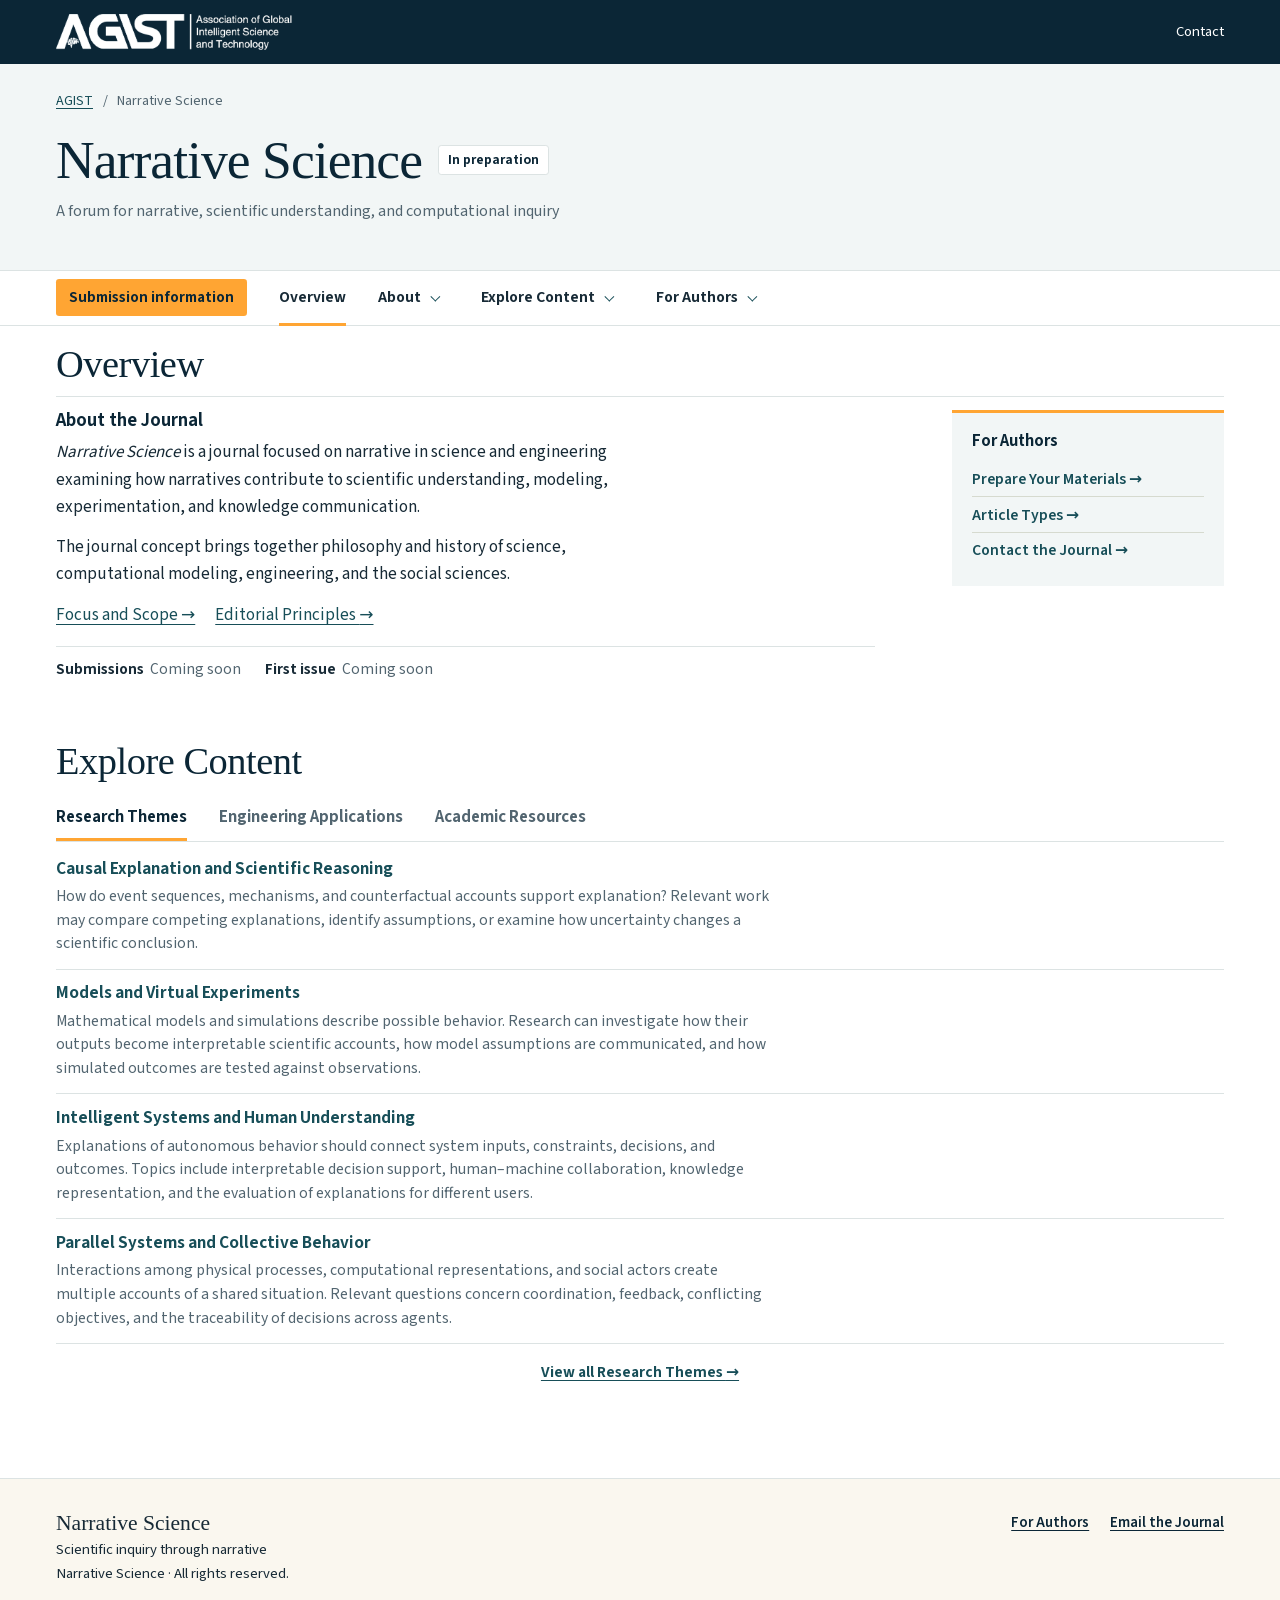
<file: index.html>
<!doctype html>
<html lang="en">
<head>
  <meta charset="utf-8">
  <meta name="viewport" content="width=device-width, initial-scale=1">
  <title>Narrative Science</title>
  <meta name="description" content="A forum for narrative, scientific understanding, and computational inquiry">
  <link rel="canonical" href="https://agist.org/NarrativeScience/">
  <link rel="icon" href="./assets/agist.ico">
  <link rel="stylesheet" href="./assets/site.css">
  <script defer src="./assets/site.js"></script>
</head>
<body>
<a class="skip-link" href="#main-content">Skip to content</a>
<header>
  <div class="site-top">
    <div class="shell">
      <a class="site-brand" href="https://agist.org/">
        <span class="brand-image"><img src="./assets/agist-logo.webp" alt="AGIST" width="1561" height="729"></span>
      </a>
      <a class="site-utility" href="./contact/">Contact</a>
    </div>
  </div>
  
<div class="journal-masthead">
  <div class="shell masthead-inner">
    
<nav class="breadcrumbs" aria-label="Breadcrumb">
  <ol><li><a href="https://agist.org/">AGIST</a></li><li aria-current="page">Narrative Science</li></ol>
</nav>
    <div class="journal-heading">
      <h1 class="journal-name">Narrative Science</h1>
      <span class="journal-status">In preparation</span>
    </div>
    <p class="journal-tagline">A forum for narrative, scientific understanding, and computational inquiry</p>
  </div>
</div>
  
<nav class="site-nav" aria-label="Journal navigation">
  <div class="shell nav-inner">
    <a class="nav-cta" href="./for-authors/">Submission information</a>
    <a href="./" aria-current="page">Overview</a>
    
    <div class="nav-group">
      <a href="./about/">About</a>
      <details class="nav-menu">
        <summary><span class="visually-hidden">About menu</span></summary>
        <div class="nav-panel"><a href="./about/">About Narrative Science</a><a href="./about/#our-perspective">Our Perspective</a><a href="./about/#focus-and-scope">Focus and Scope</a><a href="./about/#article-types">Article Types</a><a href="./about/#editorial-principles">Editorial Principles</a></div>
      </details>
    </div>
    
    <div class="nav-group">
      <a href="./explore/">Explore Content</a>
      <details class="nav-menu">
        <summary><span class="visually-hidden">Explore Content menu</span></summary>
        <div class="nav-panel"><a href="./research-themes/">Research Themes</a><a href="./engineering-applications/">Engineering Applications</a><a href="./academic-resources/">Academic Resources</a></div>
      </details>
    </div>
    
    <div class="nav-group">
      <a href="./for-authors/">For Authors</a>
      <details class="nav-menu">
        <summary><span class="visually-hidden">For Authors menu</span></summary>
        <div class="nav-panel"><a href="./for-authors/#prepare-your-materials">Prepare Your Materials</a><a href="./contact/">Contact the Journal</a></div>
      </details>
    </div>
  </div>
</nav>
</header>

<main class="shell home-main" id="main-content" tabindex="-1" data-home>
  <section class="journal-overview" aria-labelledby="overview-title">
    <h2 class="section-title" id="overview-title">Overview</h2>
    <div class="overview-layout">
      <div class="overview-content">
        <h3>About the Journal</h3>
        <p><em>Narrative Science</em> is a journal focused on narrative in science and engineering examining how narratives contribute to scientific understanding, modeling, experimentation, and knowledge communication.</p><p>The journal concept brings together philosophy and history of science, computational modeling, engineering, and the social sciences. </p>
        <div class="overview-links">
          <a class="text-link" href="./about/#focus-and-scope">Focus and Scope <span aria-hidden="true">→</span></a>
          <a class="text-link" href="./about/#editorial-principles">Editorial Principles <span aria-hidden="true">→</span></a>
        </div>
        <dl class="launch-statuses">
          <div><dt>Submissions</dt><dd>Coming soon</dd></div>
          <div><dt>First issue</dt><dd>Coming soon</dd></div>
        </dl>
      </div>
      
<aside class="quick-links" aria-labelledby="quick-title">
  <h3 id="quick-title">For Authors</h3>
  <a href="./for-authors/#prepare-your-materials">Prepare Your Materials <span aria-hidden="true">→</span></a>
  <a href="./about/#article-types">Article Types <span aria-hidden="true">→</span></a>
  <a href="./contact/">Contact the Journal <span aria-hidden="true">→</span></a>
</aside>
    </div>
  </section>
  
<section class="explore-section" data-browse aria-labelledby="browse-title">
  <h2 class="section-title" id="browse-title">Explore Content</h2>
  <div class="browse-tabs"><a href="#browse-research-themes" id="tab-themes">Research Themes</a><a href="#browse-engineering-applications" id="tab-applications">Engineering Applications</a><a href="#browse-academic-resources" id="tab-resources">Academic Resources</a></div>
  
  <section class="browse-panel" id="browse-research-themes" aria-labelledby="browse-research-themes-title">
    <h3 class="browse-panel-title" id="browse-research-themes-title">Research Themes</h3>
    <ul class="browse-list"><li class="browse-item"><h4><a href="./research-themes/#causal-explanation-and-scientific-reasoning">Causal Explanation and Scientific Reasoning</a></h4><p>How do event sequences, mechanisms, and counterfactual accounts support explanation? Relevant work may compare competing explanations, identify assumptions, or examine how uncertainty changes a scientific conclusion.</p></li><li class="browse-item"><h4><a href="./research-themes/#models-and-virtual-experiments">Models and Virtual Experiments</a></h4><p>Mathematical models and simulations describe possible behavior. Research can investigate how their outputs become interpretable scientific accounts, how model assumptions are communicated, and how simulated outcomes are tested against observations.</p></li><li class="browse-item"><h4><a href="./research-themes/#intelligent-systems-and-human-understanding">Intelligent Systems and Human Understanding</a></h4><p>Explanations of autonomous behavior should connect system inputs, constraints, decisions, and outcomes. Topics include interpretable decision support, human–machine collaboration, knowledge representation, and the evaluation of explanations for different users.</p></li><li class="browse-item"><h4><a href="./research-themes/#parallel-systems-and-collective-behavior">Parallel Systems and Collective Behavior</a></h4><p>Interactions among physical processes, computational representations, and social actors create multiple accounts of a shared situation. Relevant questions concern coordination, feedback, conflicting objectives, and the traceability of decisions across agents.</p></li></ul>
    <a class="browse-more" href="./research-themes/">View all Research Themes <span aria-hidden="true">→</span></a>
  </section>
  <section class="browse-panel" id="browse-engineering-applications" aria-labelledby="browse-engineering-applications-title">
    <h3 class="browse-panel-title" id="browse-engineering-applications-title">Engineering Applications</h3>
    <ul class="browse-list"><li class="browse-item"><h4><a href="./engineering-applications/#robotics-and-autonomous-systems">Robotics and Autonomous Systems</a></h4><p>Explain robot actions through goals, environmental observations, planning constraints, and feedback. Evaluate whether these explanations help operators identify failures, understand limitations, or collaborate safely.</p></li><li class="browse-item"><h4><a href="./engineering-applications/#manufacturing-and-industrial-operations">Manufacturing and Industrial Operations</a></h4><p>Connect sensor observations, process models, and maintenance records to explain equipment behavior. Potential studies include fault diagnosis, production scheduling, root-cause analysis, and knowledge transfer between operators.</p></li><li class="browse-item"><h4><a href="./engineering-applications/#transportation-and-infrastructure">Transportation and Infrastructure</a></h4><p>Study traffic scenarios, vehicle interactions, and infrastructure responses through linked sequences of events. Compare alternative interventions using simulation, field measurements, and clearly stated performance criteria.</p></li><li class="browse-item"><h4><a href="./engineering-applications/#energy-and-environmental-systems">Energy and Environmental Systems</a></h4><p>Relate forecasts and operational decisions to physical constraints, uncertainty, and environmental impacts. Applications include energy management, resilient networks, and the interpretation of sustainability trade-offs.</p></li><li class="browse-item"><h4><a href="./engineering-applications/#agriculture-and-biological-modeling">Agriculture and Biological Modeling</a></h4><p>Use growth models, environmental observations, and virtual experiments to explain development over time. Distinguish measured processes from model assumptions and evaluate how explanations support practical decisions.</p></li></ul>
    <a class="browse-more" href="./engineering-applications/">View all Engineering Applications <span aria-hidden="true">→</span></a>
  </section>
  <section class="browse-panel" id="browse-academic-resources" aria-labelledby="browse-academic-resources-title">
    <h3 class="browse-panel-title" id="browse-academic-resources-title">Academic Resources</h3>
    <ul class="browse-list"><li class="browse-item"><h4><a href="./academic-resources/#find-and-identify-research">Find and Identify Research</a></h4><p>Crossref Metadata Search — Find publication metadata and DOI records.</p></li><li class="browse-item"><h4><a href="./academic-resources/#organize-data-and-software">Organize Data and Software</a></h4><p>Zenodo — Explore a repository for research outputs, datasets, and software.</p></li><li class="browse-item"><h4><a href="./academic-resources/#prepare-a-clear-research-account">Prepare a Clear Research Account</a></h4></li></ul>
    <a class="browse-more" href="./academic-resources/">View all Academic Resources <span aria-hidden="true">→</span></a>
  </section>
</section>
</main>
<footer class="site-footer">
  <div class="shell footer-inner">
    <div class="footer-identity"><strong>Narrative Science</strong><br>Scientific inquiry through narrative<br>Narrative Science · All rights reserved.<br></div>
    <div class="footer-links">
      <a href="./for-authors/">For Authors</a>
      <a href="mailto:narrativescience.official@gmail.com">Email the Journal</a>
    </div>
  </div>
</footer>
</body>
</html>
</file>
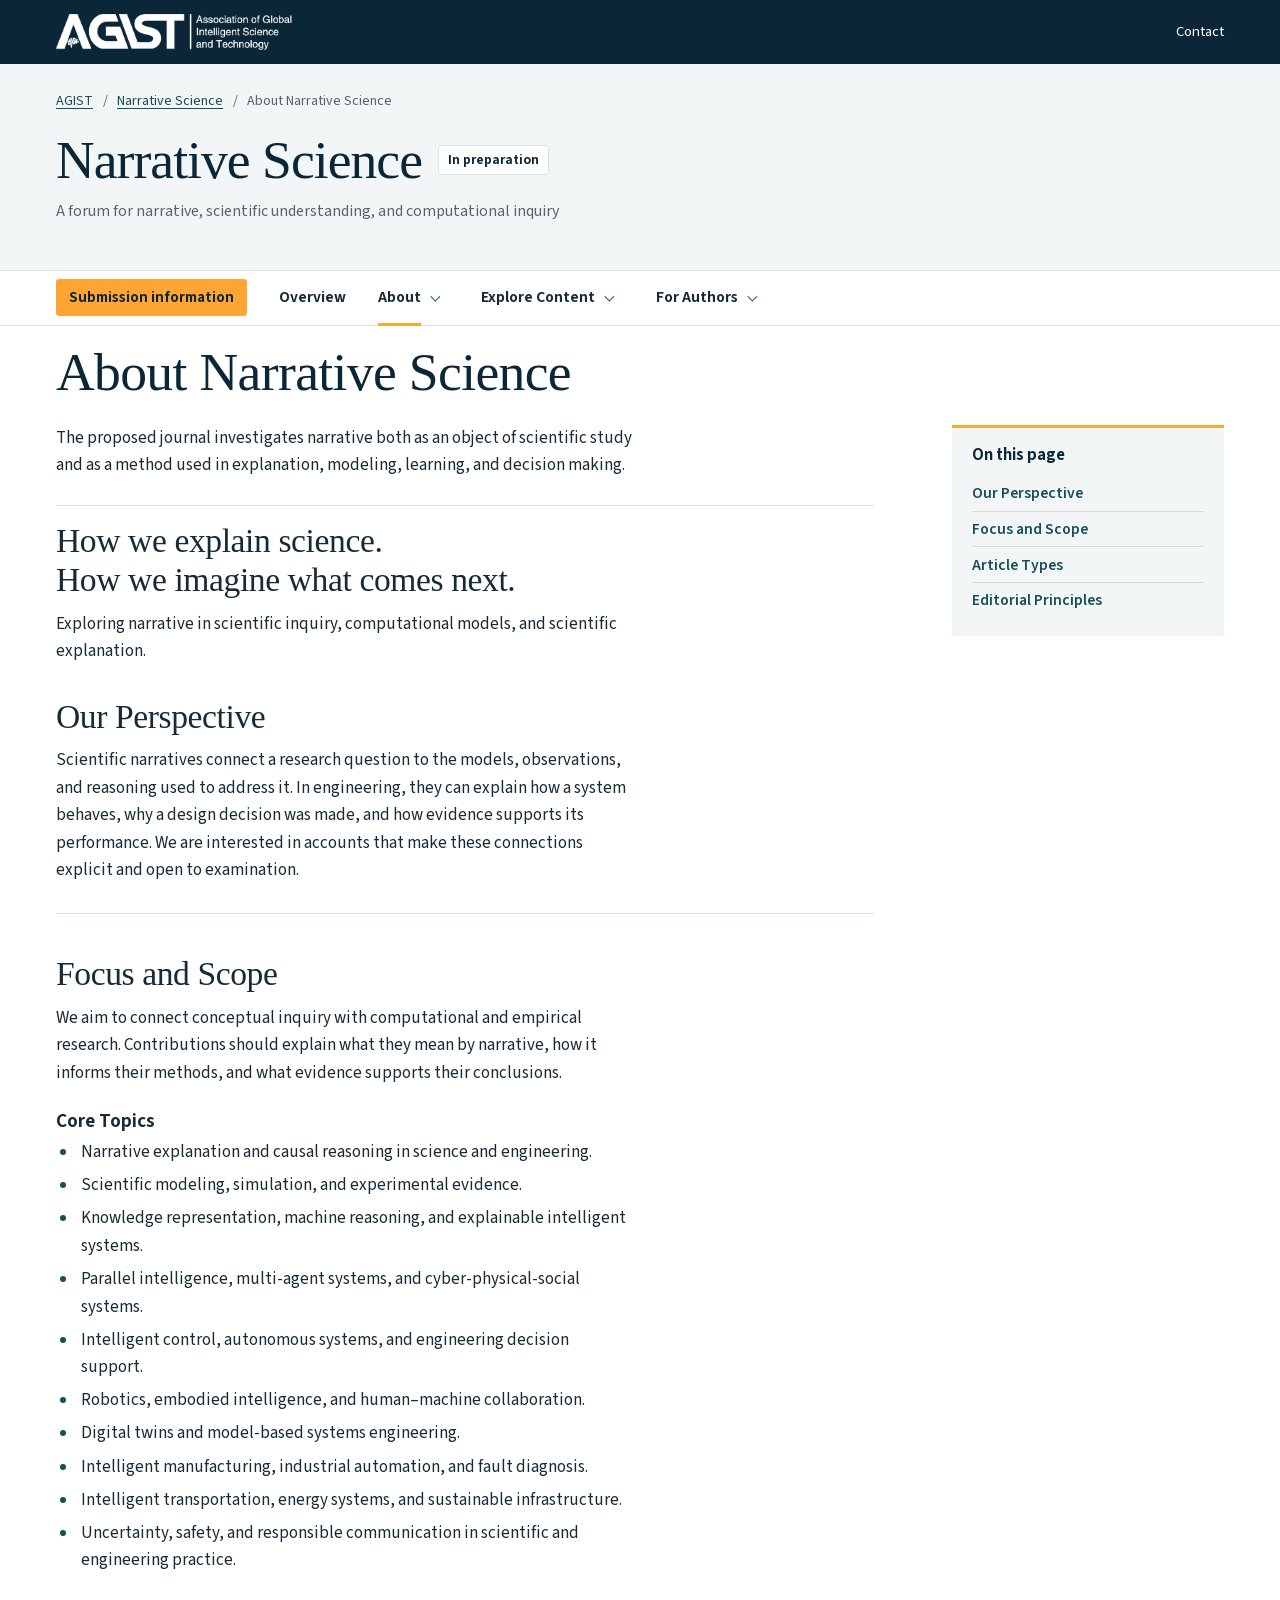
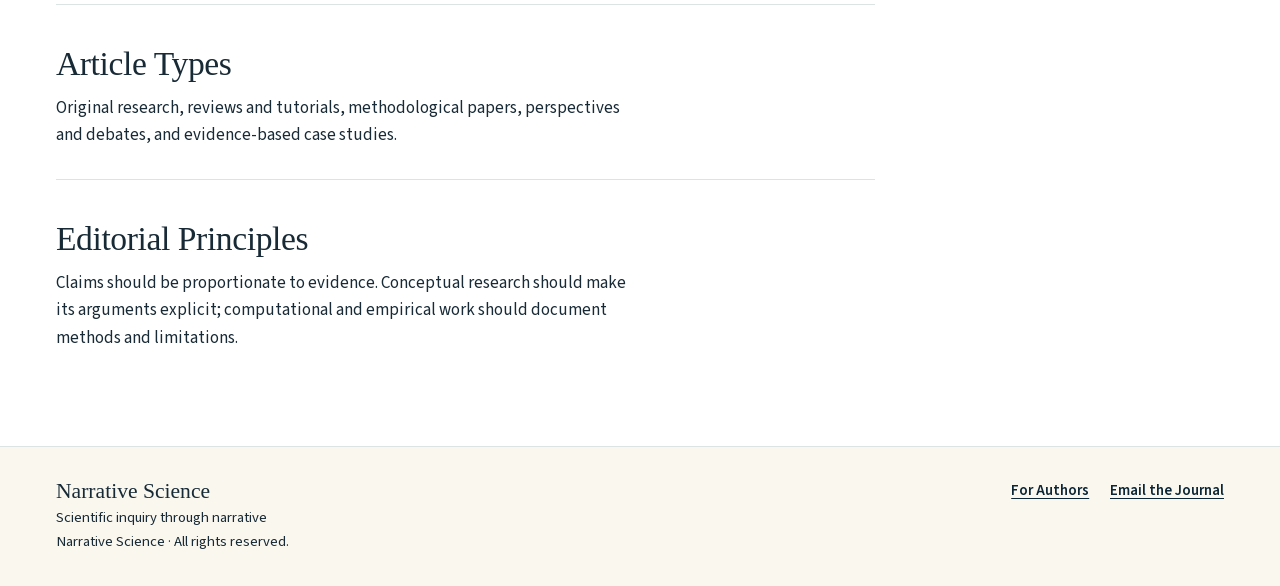
<file: about/index.html>
<!doctype html>
<html lang="en">
<head>
  <meta charset="utf-8">
  <meta name="viewport" content="width=device-width, initial-scale=1">
  <title>About Narrative Science — Narrative Science</title>
  <meta name="description" content="The proposed journal investigates narrative both as an object of scientific study and as a method used in explanation, modeling, learning, and decision making.">
  <link rel="canonical" href="https://agist.org/NarrativeScience/about/">
  <link rel="icon" href="../assets/agist.ico">
  <link rel="stylesheet" href="../assets/site.css">
  <script defer src="../assets/site.js"></script>
</head>
<body>
<a class="skip-link" href="#main-content">Skip to content</a>
<header>
  <div class="site-top">
    <div class="shell">
      <a class="site-brand" href="https://agist.org/">
        <span class="brand-image"><img src="../assets/agist-logo.webp" alt="AGIST" width="1561" height="729"></span>
      </a>
      <a class="site-utility" href="../contact/">Contact</a>
    </div>
  </div>
  
<div class="journal-masthead">
  <div class="shell masthead-inner">
    
<nav class="breadcrumbs" aria-label="Breadcrumb">
  <ol><li><a href="https://agist.org/">AGIST</a></li><li><a href="../">Narrative Science</a></li><li aria-current="page">About Narrative Science</li></ol>
</nav>
    <div class="journal-heading">
      <a class="journal-name" href="../">Narrative Science</a>
      <span class="journal-status">In preparation</span>
    </div>
    <p class="journal-tagline">A forum for narrative, scientific understanding, and computational inquiry</p>
  </div>
</div>
  
<nav class="site-nav" aria-label="Journal navigation">
  <div class="shell nav-inner">
    <a class="nav-cta" href="../for-authors/">Submission information</a>
    <a href="../">Overview</a>
    
    <div class="nav-group is-current">
      <a href="../about/" aria-current="page">About</a>
      <details class="nav-menu">
        <summary><span class="visually-hidden">About menu</span></summary>
        <div class="nav-panel"><a href="../about/">About Narrative Science</a><a href="../about/#our-perspective">Our Perspective</a><a href="../about/#focus-and-scope">Focus and Scope</a><a href="../about/#article-types">Article Types</a><a href="../about/#editorial-principles">Editorial Principles</a></div>
      </details>
    </div>
    
    <div class="nav-group">
      <a href="../explore/">Explore Content</a>
      <details class="nav-menu">
        <summary><span class="visually-hidden">Explore Content menu</span></summary>
        <div class="nav-panel"><a href="../research-themes/">Research Themes</a><a href="../engineering-applications/">Engineering Applications</a><a href="../academic-resources/">Academic Resources</a></div>
      </details>
    </div>
    
    <div class="nav-group">
      <a href="../for-authors/">For Authors</a>
      <details class="nav-menu">
        <summary><span class="visually-hidden">For Authors menu</span></summary>
        <div class="nav-panel"><a href="../for-authors/#prepare-your-materials">Prepare Your Materials</a><a href="../contact/">Contact the Journal</a></div>
      </details>
    </div>
  </div>
</nav>
</header>

<main class="shell page-main" id="main-content" tabindex="-1">
  <h1 class="section-title page-title">About Narrative Science</h1>
  <div class="content-layout">
    <article class="page-content">
      <p>The proposed journal investigates narrative both as an object of scientific study and as a method used in explanation, modeling, learning, and decision making.</p>
      <div class="journal-statement">
        <h2>How we explain science.<br>How we imagine what comes next.</h2>
        <p>Exploring narrative in scientific inquiry, computational models, and scientific explanation.</p>
      </div>
      <section class="content-section" id="our-perspective"><h2>Our Perspective</h2><p>Scientific narratives connect a research question to the models, observations, and reasoning used to address it. In engineering, they can explain how a system behaves, why a design decision was made, and how evidence supports its performance. We are interested in accounts that make these connections explicit and open to examination.</p></section><section class="content-section" id="focus-and-scope"><h2>Focus and Scope</h2><p>We aim to connect conceptual inquiry with computational and empirical research. Contributions should explain what they mean by narrative, how it informs their methods, and what evidence supports their conclusions.</p><h3>Core Topics</h3><ul class="topics"><li>Narrative explanation and causal reasoning in science and engineering.</li><li>Scientific modeling, simulation, and experimental evidence.</li><li>Knowledge representation, machine reasoning, and explainable intelligent systems.</li><li>Parallel intelligence, multi-agent systems, and cyber-physical-social systems.</li><li>Intelligent control, autonomous systems, and engineering decision support.</li><li>Robotics, embodied intelligence, and human–machine collaboration.</li><li>Digital twins and model-based systems engineering.</li><li>Intelligent manufacturing, industrial automation, and fault diagnosis.</li><li>Intelligent transportation, energy systems, and sustainable infrastructure.</li><li>Uncertainty, safety, and responsible communication in scientific and engineering practice.</li></ul></section><section class="content-section" id="article-types"><h2>Article Types</h2><p>Original research, reviews and tutorials, methodological papers, perspectives and debates, and evidence-based case studies.</p></section><section class="content-section" id="editorial-principles"><h2>Editorial Principles</h2><p>Claims should be proportionate to evidence. Conceptual research should make its arguments explicit; computational and empirical work should document methods and limitations.</p></section>
    </article>
    
<aside class="page-sidebar">
  <nav class="on-this-page" aria-labelledby="contents-title">
    <h2 id="contents-title">On this page</h2>
    <ul><li><a href="#our-perspective">Our Perspective</a></li><li><a href="#focus-and-scope">Focus and Scope</a></li><li><a href="#article-types">Article Types</a></li><li><a href="#editorial-principles">Editorial Principles</a></li></ul>
  </nav>
</aside>
  </div>
</main>
<footer class="site-footer">
  <div class="shell footer-inner">
    <div class="footer-identity"><strong>Narrative Science</strong><br>Scientific inquiry through narrative<br>Narrative Science · All rights reserved.<br></div>
    <div class="footer-links">
      <a href="../for-authors/">For Authors</a>
      <a href="mailto:narrativescience.official@gmail.com">Email the Journal</a>
    </div>
  </div>
</footer>
</body>
</html>
</file>
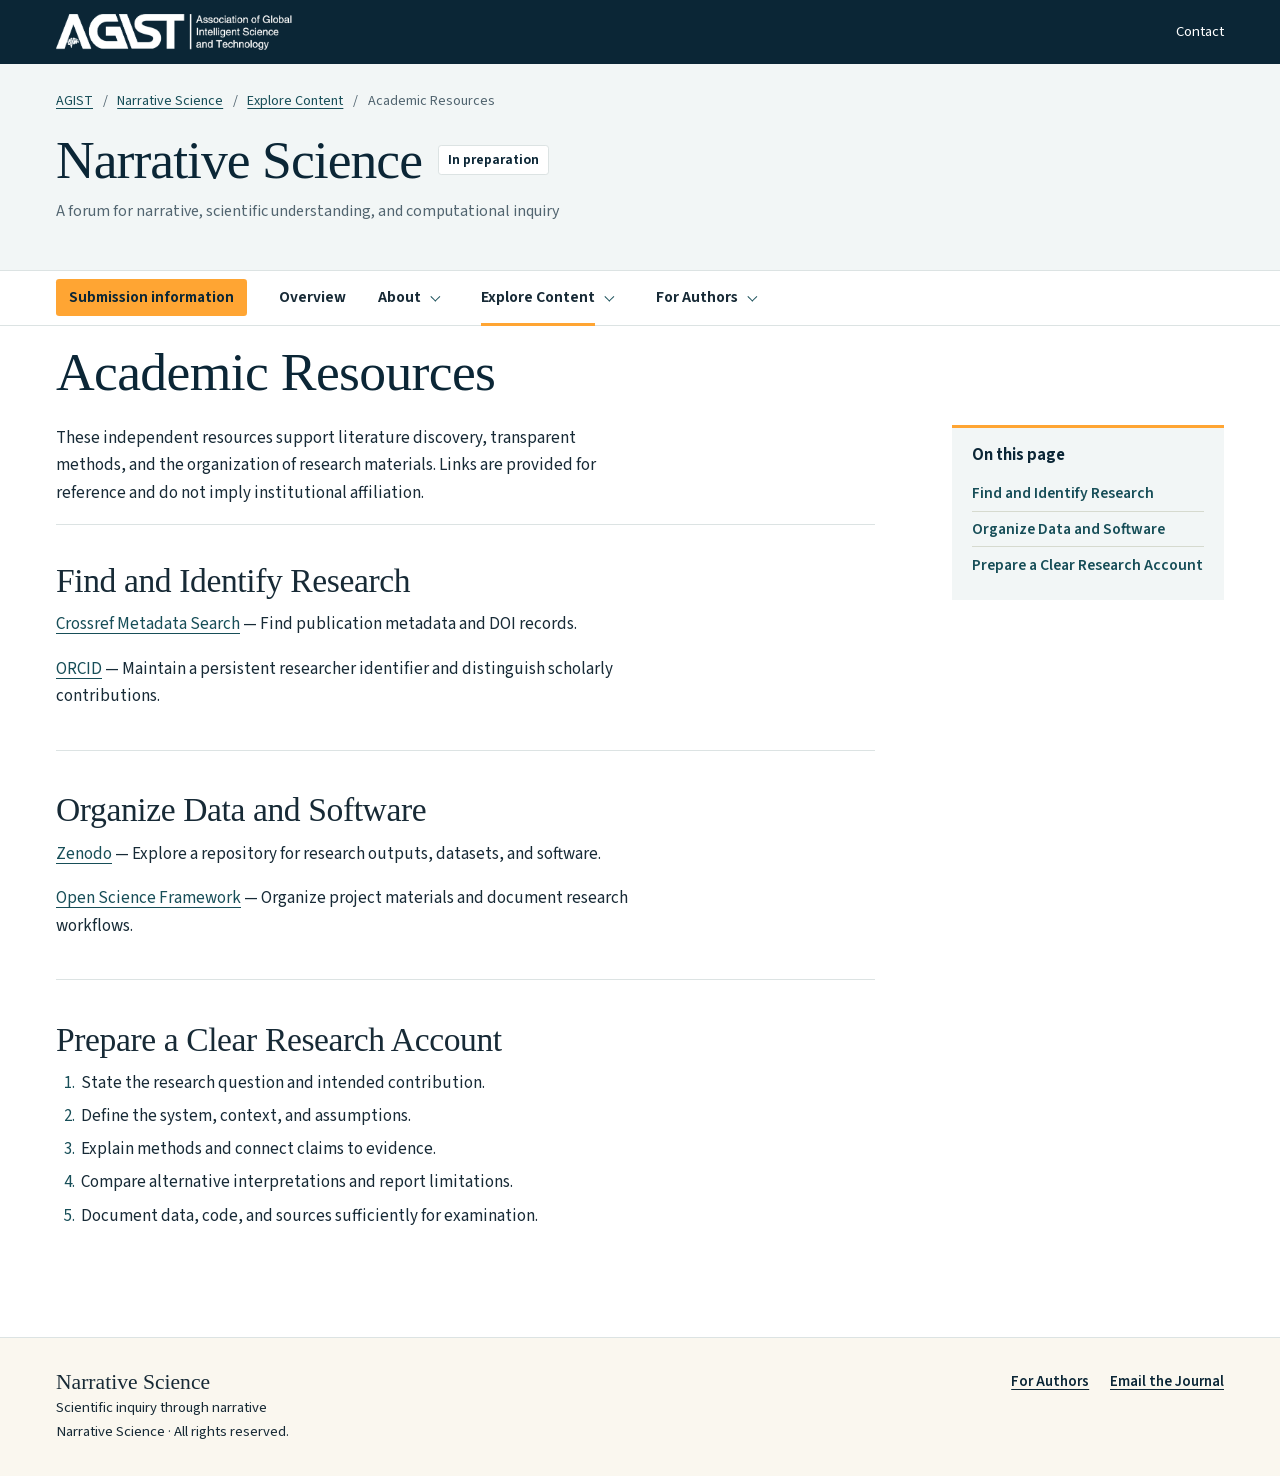
<file: academic-resources/index.html>
<!doctype html>
<html lang="en">
<head>
  <meta charset="utf-8">
  <meta name="viewport" content="width=device-width, initial-scale=1">
  <title>Academic Resources — Narrative Science</title>
  <meta name="description" content="These independent resources support literature discovery, transparent methods, and the organization of research materials. Links are provided for reference and do not imply institutional affiliation.">
  <link rel="canonical" href="https://agist.org/NarrativeScience/academic-resources/">
  <link rel="icon" href="../assets/agist.ico">
  <link rel="stylesheet" href="../assets/site.css">
  <script defer src="../assets/site.js"></script>
</head>
<body>
<a class="skip-link" href="#main-content">Skip to content</a>
<header>
  <div class="site-top">
    <div class="shell">
      <a class="site-brand" href="https://agist.org/">
        <span class="brand-image"><img src="../assets/agist-logo.webp" alt="AGIST" width="1561" height="729"></span>
      </a>
      <a class="site-utility" href="../contact/">Contact</a>
    </div>
  </div>
  
<div class="journal-masthead">
  <div class="shell masthead-inner">
    
<nav class="breadcrumbs" aria-label="Breadcrumb">
  <ol><li><a href="https://agist.org/">AGIST</a></li><li><a href="../">Narrative Science</a></li><li><a href="../explore/">Explore Content</a></li><li aria-current="page">Academic Resources</li></ol>
</nav>
    <div class="journal-heading">
      <a class="journal-name" href="../">Narrative Science</a>
      <span class="journal-status">In preparation</span>
    </div>
    <p class="journal-tagline">A forum for narrative, scientific understanding, and computational inquiry</p>
  </div>
</div>
  
<nav class="site-nav" aria-label="Journal navigation">
  <div class="shell nav-inner">
    <a class="nav-cta" href="../for-authors/">Submission information</a>
    <a href="../">Overview</a>
    
    <div class="nav-group">
      <a href="../about/">About</a>
      <details class="nav-menu">
        <summary><span class="visually-hidden">About menu</span></summary>
        <div class="nav-panel"><a href="../about/">About Narrative Science</a><a href="../about/#our-perspective">Our Perspective</a><a href="../about/#focus-and-scope">Focus and Scope</a><a href="../about/#article-types">Article Types</a><a href="../about/#editorial-principles">Editorial Principles</a></div>
      </details>
    </div>
    
    <div class="nav-group is-current">
      <a href="../explore/">Explore Content</a>
      <details class="nav-menu">
        <summary><span class="visually-hidden">Explore Content menu</span></summary>
        <div class="nav-panel"><a href="../research-themes/">Research Themes</a><a href="../engineering-applications/">Engineering Applications</a><a href="../academic-resources/" aria-current="page">Academic Resources</a></div>
      </details>
    </div>
    
    <div class="nav-group">
      <a href="../for-authors/">For Authors</a>
      <details class="nav-menu">
        <summary><span class="visually-hidden">For Authors menu</span></summary>
        <div class="nav-panel"><a href="../for-authors/#prepare-your-materials">Prepare Your Materials</a><a href="../contact/">Contact the Journal</a></div>
      </details>
    </div>
  </div>
</nav>
</header>

<main class="shell page-main" id="main-content" tabindex="-1">
  <h1 class="section-title page-title">Academic Resources</h1>
  <div class="content-layout">
    <article class="page-content">
      <p>These independent resources support literature discovery, transparent methods, and the organization of research materials. Links are provided for reference and do not imply institutional affiliation.</p>
      <section class="resource content-section" id="find-and-identify-research"><h2>Find and Identify Research</h2><p><a href="https://search.crossref.org/" target="_blank" rel="noopener">Crossref Metadata Search</a> — Find publication metadata and DOI records.</p><p><a href="https://orcid.org/" target="_blank" rel="noopener">ORCID</a> — Maintain a persistent researcher identifier and distinguish scholarly contributions.</p></section><section class="resource content-section" id="organize-data-and-software"><h2>Organize Data and Software</h2><p><a href="https://zenodo.org/" target="_blank" rel="noopener">Zenodo</a> — Explore a repository for research outputs, datasets, and software.</p><p><a href="https://osf.io/" target="_blank" rel="noopener">Open Science Framework</a> — Organize project materials and document research workflows.</p></section><section class="resource content-section" id="prepare-a-clear-research-account"><h2>Prepare a Clear Research Account</h2><ol><li>State the research question and intended contribution.</li><li>Define the system, context, and assumptions.</li><li>Explain methods and connect claims to evidence.</li><li>Compare alternative interpretations and report limitations.</li><li>Document data, code, and sources sufficiently for examination.</li></ol></section>
    </article>
    
<aside class="page-sidebar">
  <nav class="on-this-page" aria-labelledby="contents-title">
    <h2 id="contents-title">On this page</h2>
    <ul><li><a href="#find-and-identify-research">Find and Identify Research</a></li><li><a href="#organize-data-and-software">Organize Data and Software</a></li><li><a href="#prepare-a-clear-research-account">Prepare a Clear Research Account</a></li></ul>
  </nav>
</aside>
  </div>
</main>
<footer class="site-footer">
  <div class="shell footer-inner">
    <div class="footer-identity"><strong>Narrative Science</strong><br>Scientific inquiry through narrative<br>Narrative Science · All rights reserved.<br></div>
    <div class="footer-links">
      <a href="../for-authors/">For Authors</a>
      <a href="mailto:narrativescience.official@gmail.com">Email the Journal</a>
    </div>
  </div>
</footer>
</body>
</html>
</file>
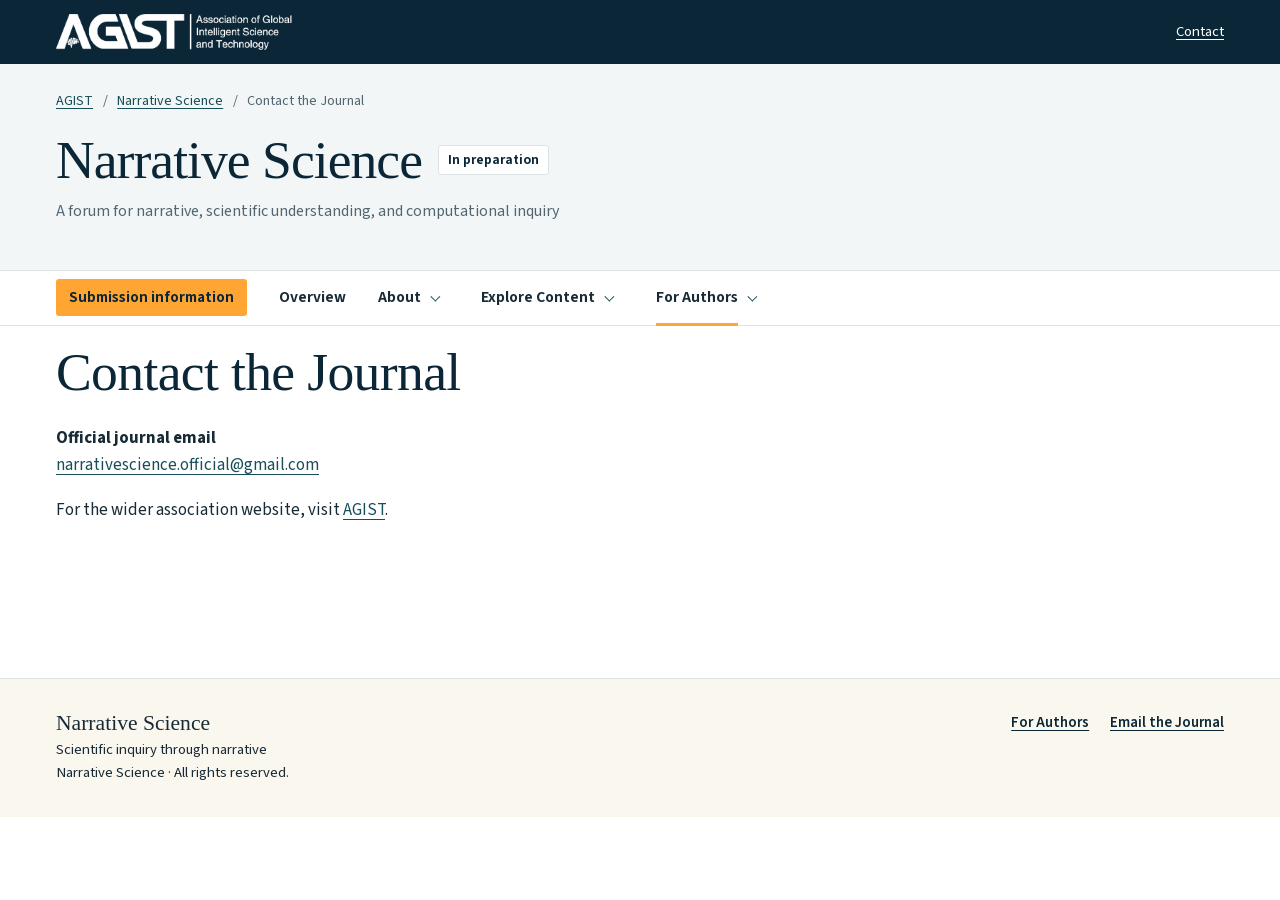
<file: contact/index.html>
<!doctype html>
<html lang="en">
<head>
  <meta charset="utf-8">
  <meta name="viewport" content="width=device-width, initial-scale=1">
  <title>Contact the Journal — Narrative Science</title>
  <meta name="description" content="For the wider association website, visit AGIST .">
  <link rel="canonical" href="https://agist.org/NarrativeScience/contact/">
  <link rel="icon" href="../assets/agist.ico">
  <link rel="stylesheet" href="../assets/site.css">
  <script defer src="../assets/site.js"></script>
</head>
<body>
<a class="skip-link" href="#main-content">Skip to content</a>
<header>
  <div class="site-top">
    <div class="shell">
      <a class="site-brand" href="https://agist.org/">
        <span class="brand-image"><img src="../assets/agist-logo.webp" alt="AGIST" width="1561" height="729"></span>
      </a>
      <a class="site-utility" href="../contact/" aria-current="page">Contact</a>
    </div>
  </div>
  
<div class="journal-masthead">
  <div class="shell masthead-inner">
    
<nav class="breadcrumbs" aria-label="Breadcrumb">
  <ol><li><a href="https://agist.org/">AGIST</a></li><li><a href="../">Narrative Science</a></li><li aria-current="page">Contact the Journal</li></ol>
</nav>
    <div class="journal-heading">
      <a class="journal-name" href="../">Narrative Science</a>
      <span class="journal-status">In preparation</span>
    </div>
    <p class="journal-tagline">A forum for narrative, scientific understanding, and computational inquiry</p>
  </div>
</div>
  
<nav class="site-nav" aria-label="Journal navigation">
  <div class="shell nav-inner">
    <a class="nav-cta" href="../for-authors/">Submission information</a>
    <a href="../">Overview</a>
    
    <div class="nav-group">
      <a href="../about/">About</a>
      <details class="nav-menu">
        <summary><span class="visually-hidden">About menu</span></summary>
        <div class="nav-panel"><a href="../about/">About Narrative Science</a><a href="../about/#our-perspective">Our Perspective</a><a href="../about/#focus-and-scope">Focus and Scope</a><a href="../about/#article-types">Article Types</a><a href="../about/#editorial-principles">Editorial Principles</a></div>
      </details>
    </div>
    
    <div class="nav-group">
      <a href="../explore/">Explore Content</a>
      <details class="nav-menu">
        <summary><span class="visually-hidden">Explore Content menu</span></summary>
        <div class="nav-panel"><a href="../research-themes/">Research Themes</a><a href="../engineering-applications/">Engineering Applications</a><a href="../academic-resources/">Academic Resources</a></div>
      </details>
    </div>
    
    <div class="nav-group is-current">
      <a href="../for-authors/">For Authors</a>
      <details class="nav-menu">
        <summary><span class="visually-hidden">For Authors menu</span></summary>
        <div class="nav-panel"><a href="../for-authors/#prepare-your-materials">Prepare Your Materials</a><a href="../contact/" aria-current="page">Contact the Journal</a></div>
      </details>
    </div>
  </div>
</nav>
</header>

<main class="shell page-main" id="main-content" tabindex="-1">
  <h1 class="section-title page-title">Contact the Journal</h1>
  <div class="content-layout">
    <article class="page-content">
      
      <p class="journal-contact"><strong>Official journal email</strong><br>
        <a href="mailto:narrativescience.official@gmail.com">narrativescience.official@gmail.com</a>
      </p><p>For the wider association website, visit <a href="https://agist.org/" target="_blank" rel="noopener">AGIST</a>. </p>
      
    </article>
    
  </div>
</main>
<footer class="site-footer">
  <div class="shell footer-inner">
    <div class="footer-identity"><strong>Narrative Science</strong><br>Scientific inquiry through narrative<br>Narrative Science · All rights reserved.<br></div>
    <div class="footer-links">
      <a href="../for-authors/">For Authors</a>
      <a href="mailto:narrativescience.official@gmail.com">Email the Journal</a>
    </div>
  </div>
</footer>
</body>
</html>
</file>
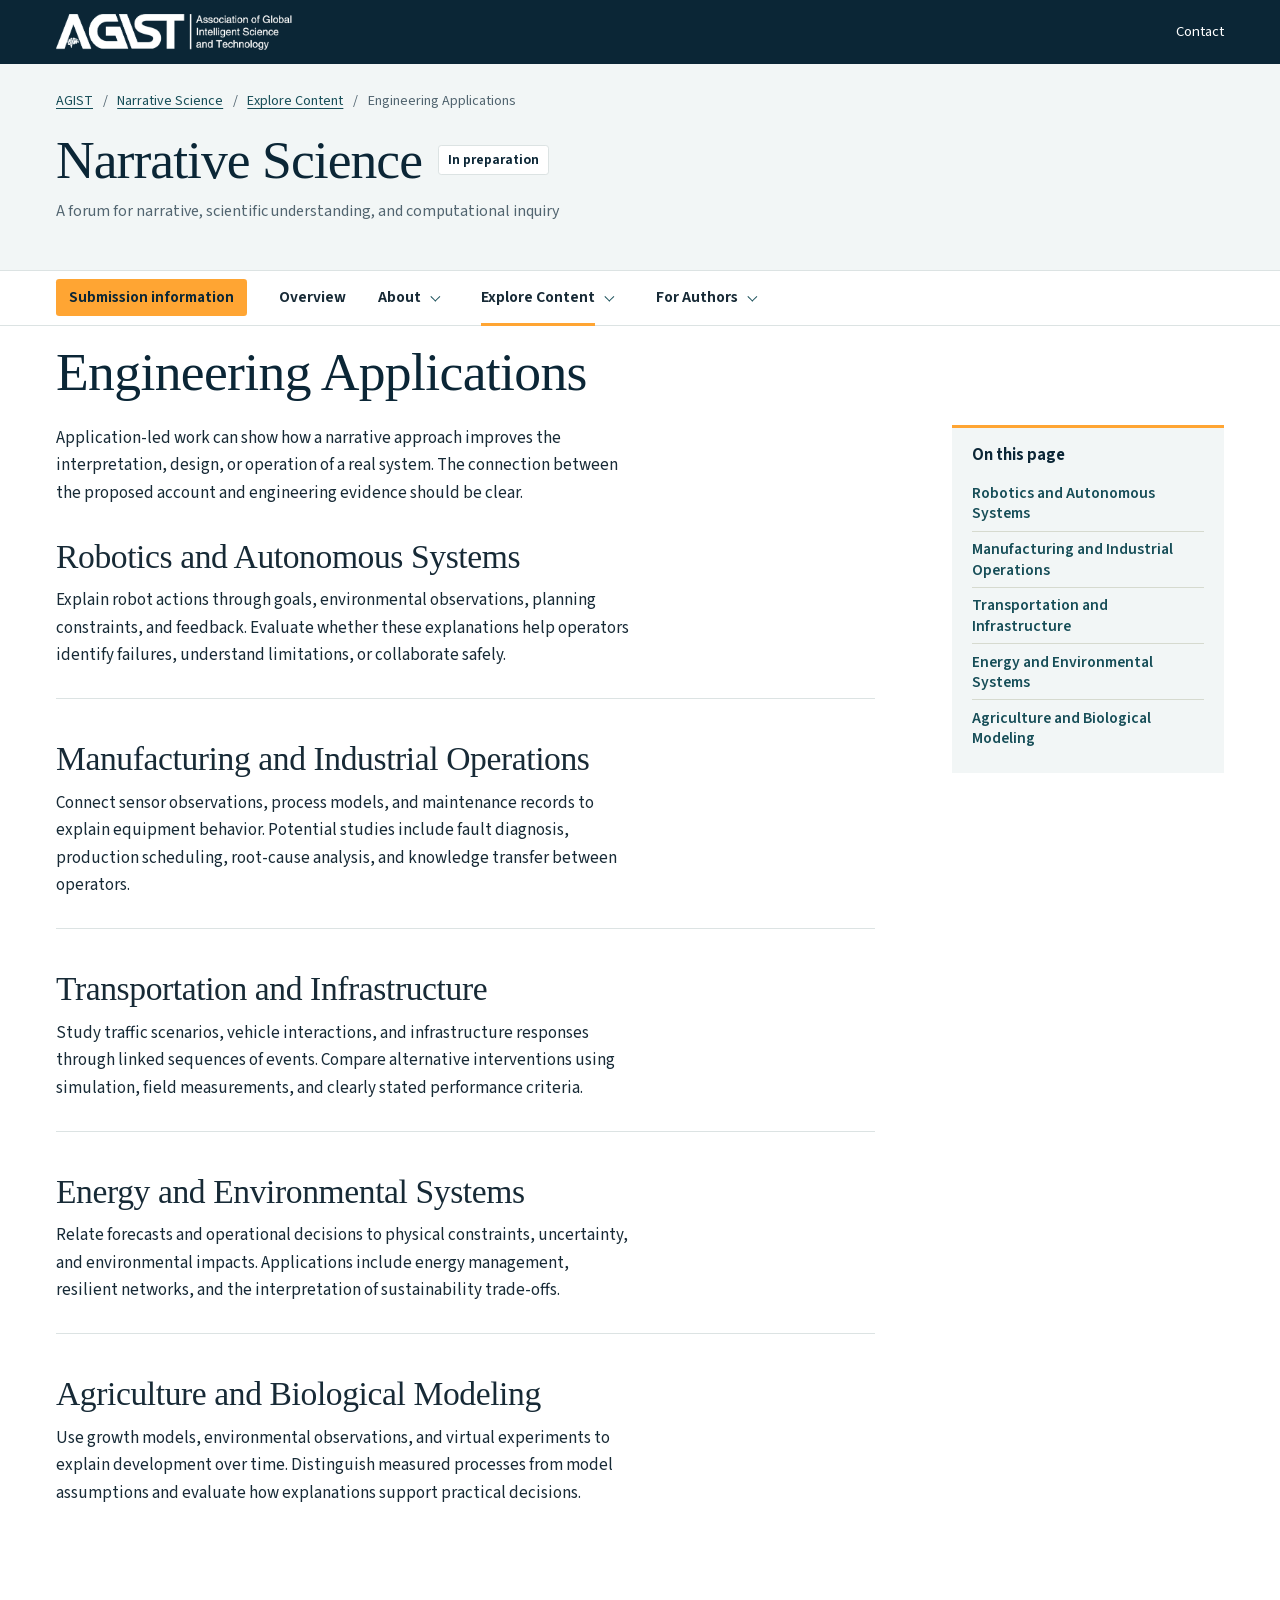
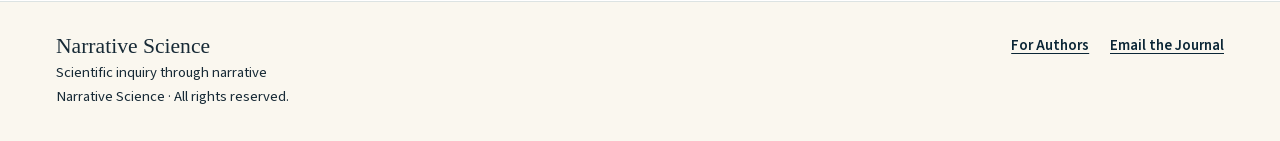
<file: engineering-applications/index.html>
<!doctype html>
<html lang="en">
<head>
  <meta charset="utf-8">
  <meta name="viewport" content="width=device-width, initial-scale=1">
  <title>Engineering Applications — Narrative Science</title>
  <meta name="description" content="Application-led work can show how a narrative approach improves the interpretation, design, or operation of a real system. The connection between the proposed account and engineering evidence should be clear.">
  <link rel="canonical" href="https://agist.org/NarrativeScience/engineering-applications/">
  <link rel="icon" href="../assets/agist.ico">
  <link rel="stylesheet" href="../assets/site.css">
  <script defer src="../assets/site.js"></script>
</head>
<body>
<a class="skip-link" href="#main-content">Skip to content</a>
<header>
  <div class="site-top">
    <div class="shell">
      <a class="site-brand" href="https://agist.org/">
        <span class="brand-image"><img src="../assets/agist-logo.webp" alt="AGIST" width="1561" height="729"></span>
      </a>
      <a class="site-utility" href="../contact/">Contact</a>
    </div>
  </div>
  
<div class="journal-masthead">
  <div class="shell masthead-inner">
    
<nav class="breadcrumbs" aria-label="Breadcrumb">
  <ol><li><a href="https://agist.org/">AGIST</a></li><li><a href="../">Narrative Science</a></li><li><a href="../explore/">Explore Content</a></li><li aria-current="page">Engineering Applications</li></ol>
</nav>
    <div class="journal-heading">
      <a class="journal-name" href="../">Narrative Science</a>
      <span class="journal-status">In preparation</span>
    </div>
    <p class="journal-tagline">A forum for narrative, scientific understanding, and computational inquiry</p>
  </div>
</div>
  
<nav class="site-nav" aria-label="Journal navigation">
  <div class="shell nav-inner">
    <a class="nav-cta" href="../for-authors/">Submission information</a>
    <a href="../">Overview</a>
    
    <div class="nav-group">
      <a href="../about/">About</a>
      <details class="nav-menu">
        <summary><span class="visually-hidden">About menu</span></summary>
        <div class="nav-panel"><a href="../about/">About Narrative Science</a><a href="../about/#our-perspective">Our Perspective</a><a href="../about/#focus-and-scope">Focus and Scope</a><a href="../about/#article-types">Article Types</a><a href="../about/#editorial-principles">Editorial Principles</a></div>
      </details>
    </div>
    
    <div class="nav-group is-current">
      <a href="../explore/">Explore Content</a>
      <details class="nav-menu">
        <summary><span class="visually-hidden">Explore Content menu</span></summary>
        <div class="nav-panel"><a href="../research-themes/">Research Themes</a><a href="../engineering-applications/" aria-current="page">Engineering Applications</a><a href="../academic-resources/">Academic Resources</a></div>
      </details>
    </div>
    
    <div class="nav-group">
      <a href="../for-authors/">For Authors</a>
      <details class="nav-menu">
        <summary><span class="visually-hidden">For Authors menu</span></summary>
        <div class="nav-panel"><a href="../for-authors/#prepare-your-materials">Prepare Your Materials</a><a href="../contact/">Contact the Journal</a></div>
      </details>
    </div>
  </div>
</nav>
</header>

<main class="shell page-main" id="main-content" tabindex="-1">
  <h1 class="section-title page-title">Engineering Applications</h1>
  <div class="content-layout">
    <article class="page-content">
      <p>Application-led work can show how a narrative approach improves the interpretation, design, or operation of a real system. The connection between the proposed account and engineering evidence should be clear.</p>
      <section class="content-section" id="robotics-and-autonomous-systems"><h2>Robotics and Autonomous Systems</h2><p>Explain robot actions through goals, environmental observations, planning constraints, and feedback. Evaluate whether these explanations help operators identify failures, understand limitations, or collaborate safely.</p></section><section class="content-section" id="manufacturing-and-industrial-operations"><h2>Manufacturing and Industrial Operations</h2><p>Connect sensor observations, process models, and maintenance records to explain equipment behavior. Potential studies include fault diagnosis, production scheduling, root-cause analysis, and knowledge transfer between operators.</p></section><section class="content-section" id="transportation-and-infrastructure"><h2>Transportation and Infrastructure</h2><p>Study traffic scenarios, vehicle interactions, and infrastructure responses through linked sequences of events. Compare alternative interventions using simulation, field measurements, and clearly stated performance criteria.</p></section><section class="content-section" id="energy-and-environmental-systems"><h2>Energy and Environmental Systems</h2><p>Relate forecasts and operational decisions to physical constraints, uncertainty, and environmental impacts. Applications include energy management, resilient networks, and the interpretation of sustainability trade-offs.</p></section><section class="content-section" id="agriculture-and-biological-modeling"><h2>Agriculture and Biological Modeling</h2><p>Use growth models, environmental observations, and virtual experiments to explain development over time. Distinguish measured processes from model assumptions and evaluate how explanations support practical decisions.</p></section>
    </article>
    
<aside class="page-sidebar">
  <nav class="on-this-page" aria-labelledby="contents-title">
    <h2 id="contents-title">On this page</h2>
    <ul><li><a href="#robotics-and-autonomous-systems">Robotics and Autonomous Systems</a></li><li><a href="#manufacturing-and-industrial-operations">Manufacturing and Industrial Operations</a></li><li><a href="#transportation-and-infrastructure">Transportation and Infrastructure</a></li><li><a href="#energy-and-environmental-systems">Energy and Environmental Systems</a></li><li><a href="#agriculture-and-biological-modeling">Agriculture and Biological Modeling</a></li></ul>
  </nav>
</aside>
  </div>
</main>
<footer class="site-footer">
  <div class="shell footer-inner">
    <div class="footer-identity"><strong>Narrative Science</strong><br>Scientific inquiry through narrative<br>Narrative Science · All rights reserved.<br></div>
    <div class="footer-links">
      <a href="../for-authors/">For Authors</a>
      <a href="mailto:narrativescience.official@gmail.com">Email the Journal</a>
    </div>
  </div>
</footer>
</body>
</html>
</file>
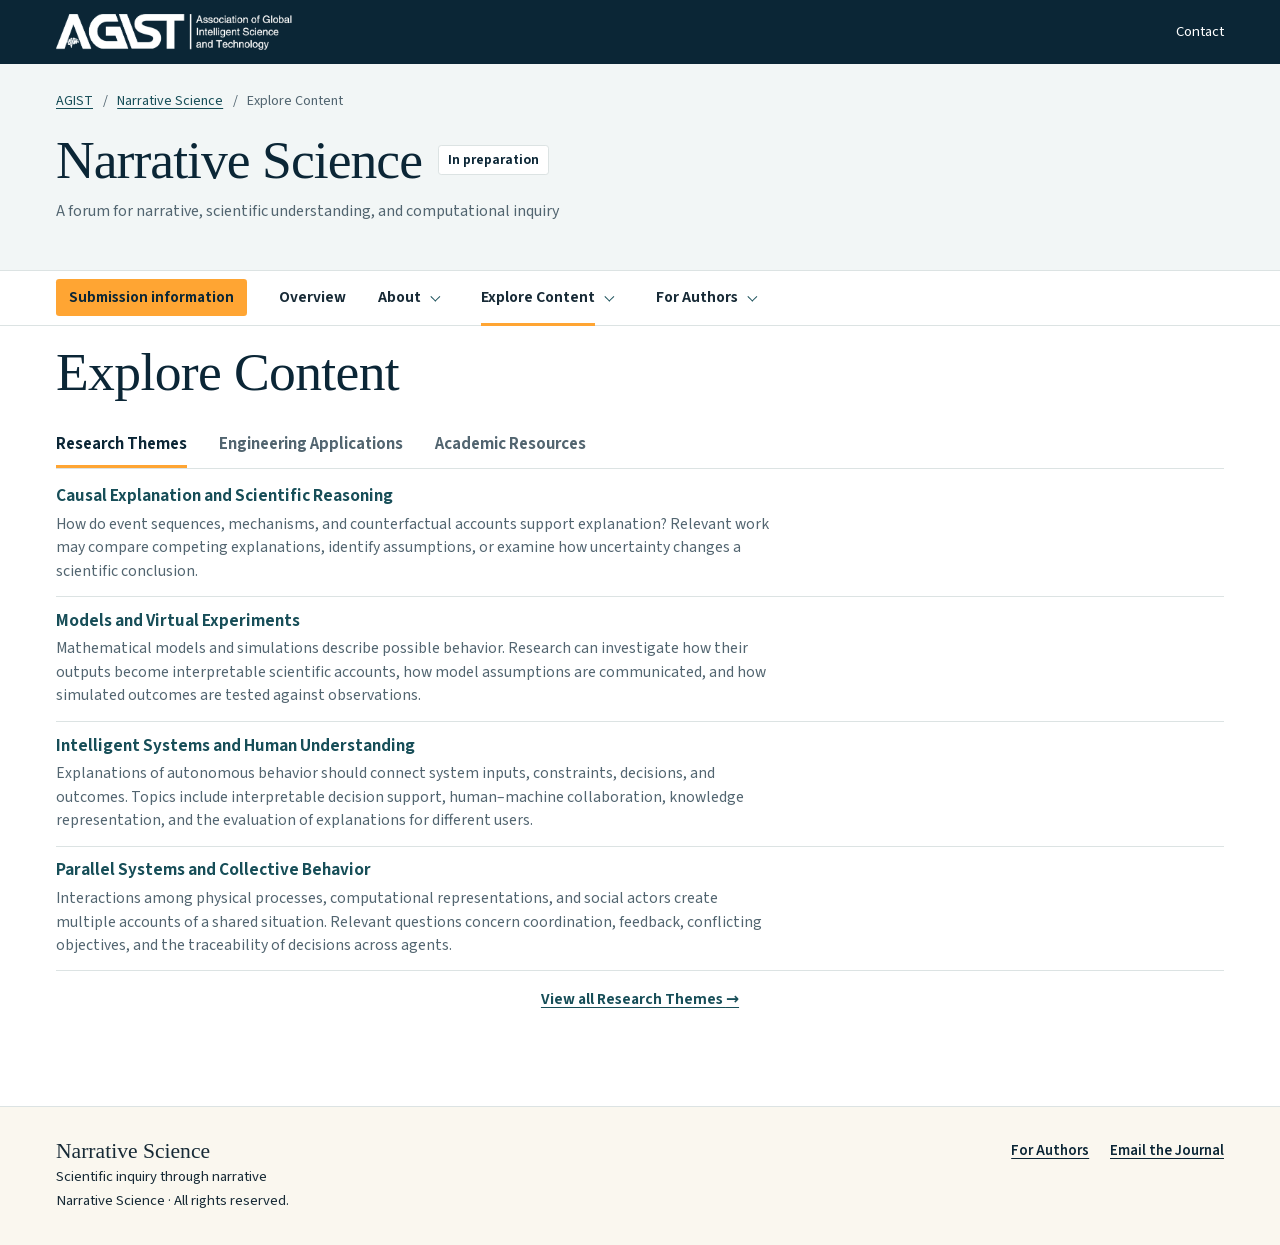
<file: explore/index.html>
<!doctype html>
<html lang="en">
<head>
  <meta charset="utf-8">
  <meta name="viewport" content="width=device-width, initial-scale=1">
  <title>Explore Content — Narrative Science</title>
  <meta name="description" content="A forum for narrative, scientific understanding, and computational inquiry">
  <link rel="canonical" href="https://agist.org/NarrativeScience/explore/">
  <link rel="icon" href="../assets/agist.ico">
  <link rel="stylesheet" href="../assets/site.css">
  <script defer src="../assets/site.js"></script>
</head>
<body>
<a class="skip-link" href="#main-content">Skip to content</a>
<header>
  <div class="site-top">
    <div class="shell">
      <a class="site-brand" href="https://agist.org/">
        <span class="brand-image"><img src="../assets/agist-logo.webp" alt="AGIST" width="1561" height="729"></span>
      </a>
      <a class="site-utility" href="../contact/">Contact</a>
    </div>
  </div>
  
<div class="journal-masthead">
  <div class="shell masthead-inner">
    
<nav class="breadcrumbs" aria-label="Breadcrumb">
  <ol><li><a href="https://agist.org/">AGIST</a></li><li><a href="../">Narrative Science</a></li><li aria-current="page">Explore Content</li></ol>
</nav>
    <div class="journal-heading">
      <a class="journal-name" href="../">Narrative Science</a>
      <span class="journal-status">In preparation</span>
    </div>
    <p class="journal-tagline">A forum for narrative, scientific understanding, and computational inquiry</p>
  </div>
</div>
  
<nav class="site-nav" aria-label="Journal navigation">
  <div class="shell nav-inner">
    <a class="nav-cta" href="../for-authors/">Submission information</a>
    <a href="../">Overview</a>
    
    <div class="nav-group">
      <a href="../about/">About</a>
      <details class="nav-menu">
        <summary><span class="visually-hidden">About menu</span></summary>
        <div class="nav-panel"><a href="../about/">About Narrative Science</a><a href="../about/#our-perspective">Our Perspective</a><a href="../about/#focus-and-scope">Focus and Scope</a><a href="../about/#article-types">Article Types</a><a href="../about/#editorial-principles">Editorial Principles</a></div>
      </details>
    </div>
    
    <div class="nav-group is-current">
      <a href="../explore/" aria-current="page">Explore Content</a>
      <details class="nav-menu">
        <summary><span class="visually-hidden">Explore Content menu</span></summary>
        <div class="nav-panel"><a href="../research-themes/">Research Themes</a><a href="../engineering-applications/">Engineering Applications</a><a href="../academic-resources/">Academic Resources</a></div>
      </details>
    </div>
    
    <div class="nav-group">
      <a href="../for-authors/">For Authors</a>
      <details class="nav-menu">
        <summary><span class="visually-hidden">For Authors menu</span></summary>
        <div class="nav-panel"><a href="../for-authors/#prepare-your-materials">Prepare Your Materials</a><a href="../contact/">Contact the Journal</a></div>
      </details>
    </div>
  </div>
</nav>
</header>

<main class="shell page-main" id="main-content" tabindex="-1">
  <h1 class="section-title page-title" id="browse-title">Explore Content</h1>
  
<section class="explore-section" data-browse aria-labelledby="browse-title">
  
  <div class="browse-tabs"><a href="#browse-research-themes" id="tab-themes">Research Themes</a><a href="#browse-engineering-applications" id="tab-applications">Engineering Applications</a><a href="#browse-academic-resources" id="tab-resources">Academic Resources</a></div>
  
  <section class="browse-panel" id="browse-research-themes" aria-labelledby="browse-research-themes-title">
    <h3 class="browse-panel-title" id="browse-research-themes-title">Research Themes</h3>
    <ul class="browse-list"><li class="browse-item"><h4><a href="../research-themes/#causal-explanation-and-scientific-reasoning">Causal Explanation and Scientific Reasoning</a></h4><p>How do event sequences, mechanisms, and counterfactual accounts support explanation? Relevant work may compare competing explanations, identify assumptions, or examine how uncertainty changes a scientific conclusion.</p></li><li class="browse-item"><h4><a href="../research-themes/#models-and-virtual-experiments">Models and Virtual Experiments</a></h4><p>Mathematical models and simulations describe possible behavior. Research can investigate how their outputs become interpretable scientific accounts, how model assumptions are communicated, and how simulated outcomes are tested against observations.</p></li><li class="browse-item"><h4><a href="../research-themes/#intelligent-systems-and-human-understanding">Intelligent Systems and Human Understanding</a></h4><p>Explanations of autonomous behavior should connect system inputs, constraints, decisions, and outcomes. Topics include interpretable decision support, human–machine collaboration, knowledge representation, and the evaluation of explanations for different users.</p></li><li class="browse-item"><h4><a href="../research-themes/#parallel-systems-and-collective-behavior">Parallel Systems and Collective Behavior</a></h4><p>Interactions among physical processes, computational representations, and social actors create multiple accounts of a shared situation. Relevant questions concern coordination, feedback, conflicting objectives, and the traceability of decisions across agents.</p></li></ul>
    <a class="browse-more" href="../research-themes/">View all Research Themes <span aria-hidden="true">→</span></a>
  </section>
  <section class="browse-panel" id="browse-engineering-applications" aria-labelledby="browse-engineering-applications-title">
    <h3 class="browse-panel-title" id="browse-engineering-applications-title">Engineering Applications</h3>
    <ul class="browse-list"><li class="browse-item"><h4><a href="../engineering-applications/#robotics-and-autonomous-systems">Robotics and Autonomous Systems</a></h4><p>Explain robot actions through goals, environmental observations, planning constraints, and feedback. Evaluate whether these explanations help operators identify failures, understand limitations, or collaborate safely.</p></li><li class="browse-item"><h4><a href="../engineering-applications/#manufacturing-and-industrial-operations">Manufacturing and Industrial Operations</a></h4><p>Connect sensor observations, process models, and maintenance records to explain equipment behavior. Potential studies include fault diagnosis, production scheduling, root-cause analysis, and knowledge transfer between operators.</p></li><li class="browse-item"><h4><a href="../engineering-applications/#transportation-and-infrastructure">Transportation and Infrastructure</a></h4><p>Study traffic scenarios, vehicle interactions, and infrastructure responses through linked sequences of events. Compare alternative interventions using simulation, field measurements, and clearly stated performance criteria.</p></li><li class="browse-item"><h4><a href="../engineering-applications/#energy-and-environmental-systems">Energy and Environmental Systems</a></h4><p>Relate forecasts and operational decisions to physical constraints, uncertainty, and environmental impacts. Applications include energy management, resilient networks, and the interpretation of sustainability trade-offs.</p></li><li class="browse-item"><h4><a href="../engineering-applications/#agriculture-and-biological-modeling">Agriculture and Biological Modeling</a></h4><p>Use growth models, environmental observations, and virtual experiments to explain development over time. Distinguish measured processes from model assumptions and evaluate how explanations support practical decisions.</p></li></ul>
    <a class="browse-more" href="../engineering-applications/">View all Engineering Applications <span aria-hidden="true">→</span></a>
  </section>
  <section class="browse-panel" id="browse-academic-resources" aria-labelledby="browse-academic-resources-title">
    <h3 class="browse-panel-title" id="browse-academic-resources-title">Academic Resources</h3>
    <ul class="browse-list"><li class="browse-item"><h4><a href="../academic-resources/#find-and-identify-research">Find and Identify Research</a></h4><p>Crossref Metadata Search — Find publication metadata and DOI records.</p></li><li class="browse-item"><h4><a href="../academic-resources/#organize-data-and-software">Organize Data and Software</a></h4><p>Zenodo — Explore a repository for research outputs, datasets, and software.</p></li><li class="browse-item"><h4><a href="../academic-resources/#prepare-a-clear-research-account">Prepare a Clear Research Account</a></h4></li></ul>
    <a class="browse-more" href="../academic-resources/">View all Academic Resources <span aria-hidden="true">→</span></a>
  </section>
</section>
</main>
<footer class="site-footer">
  <div class="shell footer-inner">
    <div class="footer-identity"><strong>Narrative Science</strong><br>Scientific inquiry through narrative<br>Narrative Science · All rights reserved.<br></div>
    <div class="footer-links">
      <a href="../for-authors/">For Authors</a>
      <a href="mailto:narrativescience.official@gmail.com">Email the Journal</a>
    </div>
  </div>
</footer>
</body>
</html>
</file>
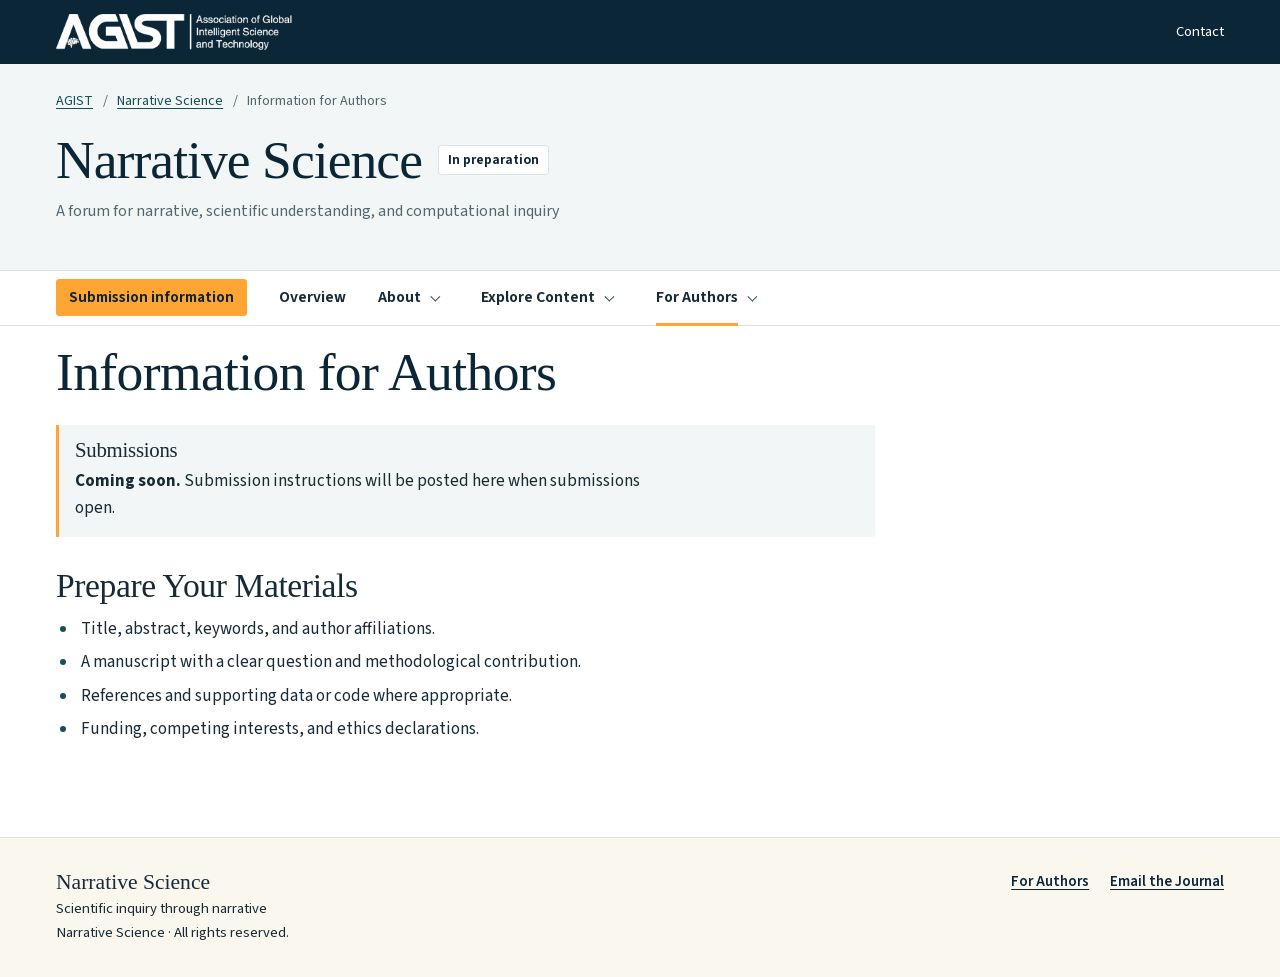
<file: for-authors/index.html>
<!doctype html>
<html lang="en">
<head>
  <meta charset="utf-8">
  <meta name="viewport" content="width=device-width, initial-scale=1">
  <title>Information for Authors — Narrative Science</title>
  <meta name="description" content="A forum for narrative, scientific understanding, and computational inquiry">
  <link rel="canonical" href="https://agist.org/NarrativeScience/for-authors/">
  <link rel="icon" href="../assets/agist.ico">
  <link rel="stylesheet" href="../assets/site.css">
  <script defer src="../assets/site.js"></script>
</head>
<body>
<a class="skip-link" href="#main-content">Skip to content</a>
<header>
  <div class="site-top">
    <div class="shell">
      <a class="site-brand" href="https://agist.org/">
        <span class="brand-image"><img src="../assets/agist-logo.webp" alt="AGIST" width="1561" height="729"></span>
      </a>
      <a class="site-utility" href="../contact/">Contact</a>
    </div>
  </div>
  
<div class="journal-masthead">
  <div class="shell masthead-inner">
    
<nav class="breadcrumbs" aria-label="Breadcrumb">
  <ol><li><a href="https://agist.org/">AGIST</a></li><li><a href="../">Narrative Science</a></li><li aria-current="page">Information for Authors</li></ol>
</nav>
    <div class="journal-heading">
      <a class="journal-name" href="../">Narrative Science</a>
      <span class="journal-status">In preparation</span>
    </div>
    <p class="journal-tagline">A forum for narrative, scientific understanding, and computational inquiry</p>
  </div>
</div>
  
<nav class="site-nav" aria-label="Journal navigation">
  <div class="shell nav-inner">
    <a class="nav-cta" href="../for-authors/">Submission information</a>
    <a href="../">Overview</a>
    
    <div class="nav-group">
      <a href="../about/">About</a>
      <details class="nav-menu">
        <summary><span class="visually-hidden">About menu</span></summary>
        <div class="nav-panel"><a href="../about/">About Narrative Science</a><a href="../about/#our-perspective">Our Perspective</a><a href="../about/#focus-and-scope">Focus and Scope</a><a href="../about/#article-types">Article Types</a><a href="../about/#editorial-principles">Editorial Principles</a></div>
      </details>
    </div>
    
    <div class="nav-group">
      <a href="../explore/">Explore Content</a>
      <details class="nav-menu">
        <summary><span class="visually-hidden">Explore Content menu</span></summary>
        <div class="nav-panel"><a href="../research-themes/">Research Themes</a><a href="../engineering-applications/">Engineering Applications</a><a href="../academic-resources/">Academic Resources</a></div>
      </details>
    </div>
    
    <div class="nav-group is-current">
      <a href="../for-authors/" aria-current="page">For Authors</a>
      <details class="nav-menu">
        <summary><span class="visually-hidden">For Authors menu</span></summary>
        <div class="nav-panel"><a href="../for-authors/#prepare-your-materials">Prepare Your Materials</a><a href="../contact/">Contact the Journal</a></div>
      </details>
    </div>
  </div>
</nav>
</header>

<main class="shell page-main" id="main-content" tabindex="-1">
  <h1 class="section-title page-title">Information for Authors</h1>
  <div class="content-layout">
    <article class="page-content">
      
      <section class="status-notice" aria-labelledby="submissions-title">
        <h2 id="submissions-title">Submissions</h2>
        <p><strong>Coming soon.</strong> Submission instructions will be posted here when submissions open.</p>
      </section>
      <section class="content-section" id="prepare-your-materials"><h2>Prepare Your Materials</h2><ul><li>Title, abstract, keywords, and author affiliations.</li><li>A manuscript with a clear question and methodological contribution.</li><li>References and supporting data or code where appropriate.</li><li>Funding, competing interests, and ethics declarations.</li></ul></section>
    </article>
    
  </div>
</main>
<footer class="site-footer">
  <div class="shell footer-inner">
    <div class="footer-identity"><strong>Narrative Science</strong><br>Scientific inquiry through narrative<br>Narrative Science · All rights reserved.<br></div>
    <div class="footer-links">
      <a href="../for-authors/">For Authors</a>
      <a href="mailto:narrativescience.official@gmail.com">Email the Journal</a>
    </div>
  </div>
</footer>
</body>
</html>
</file>
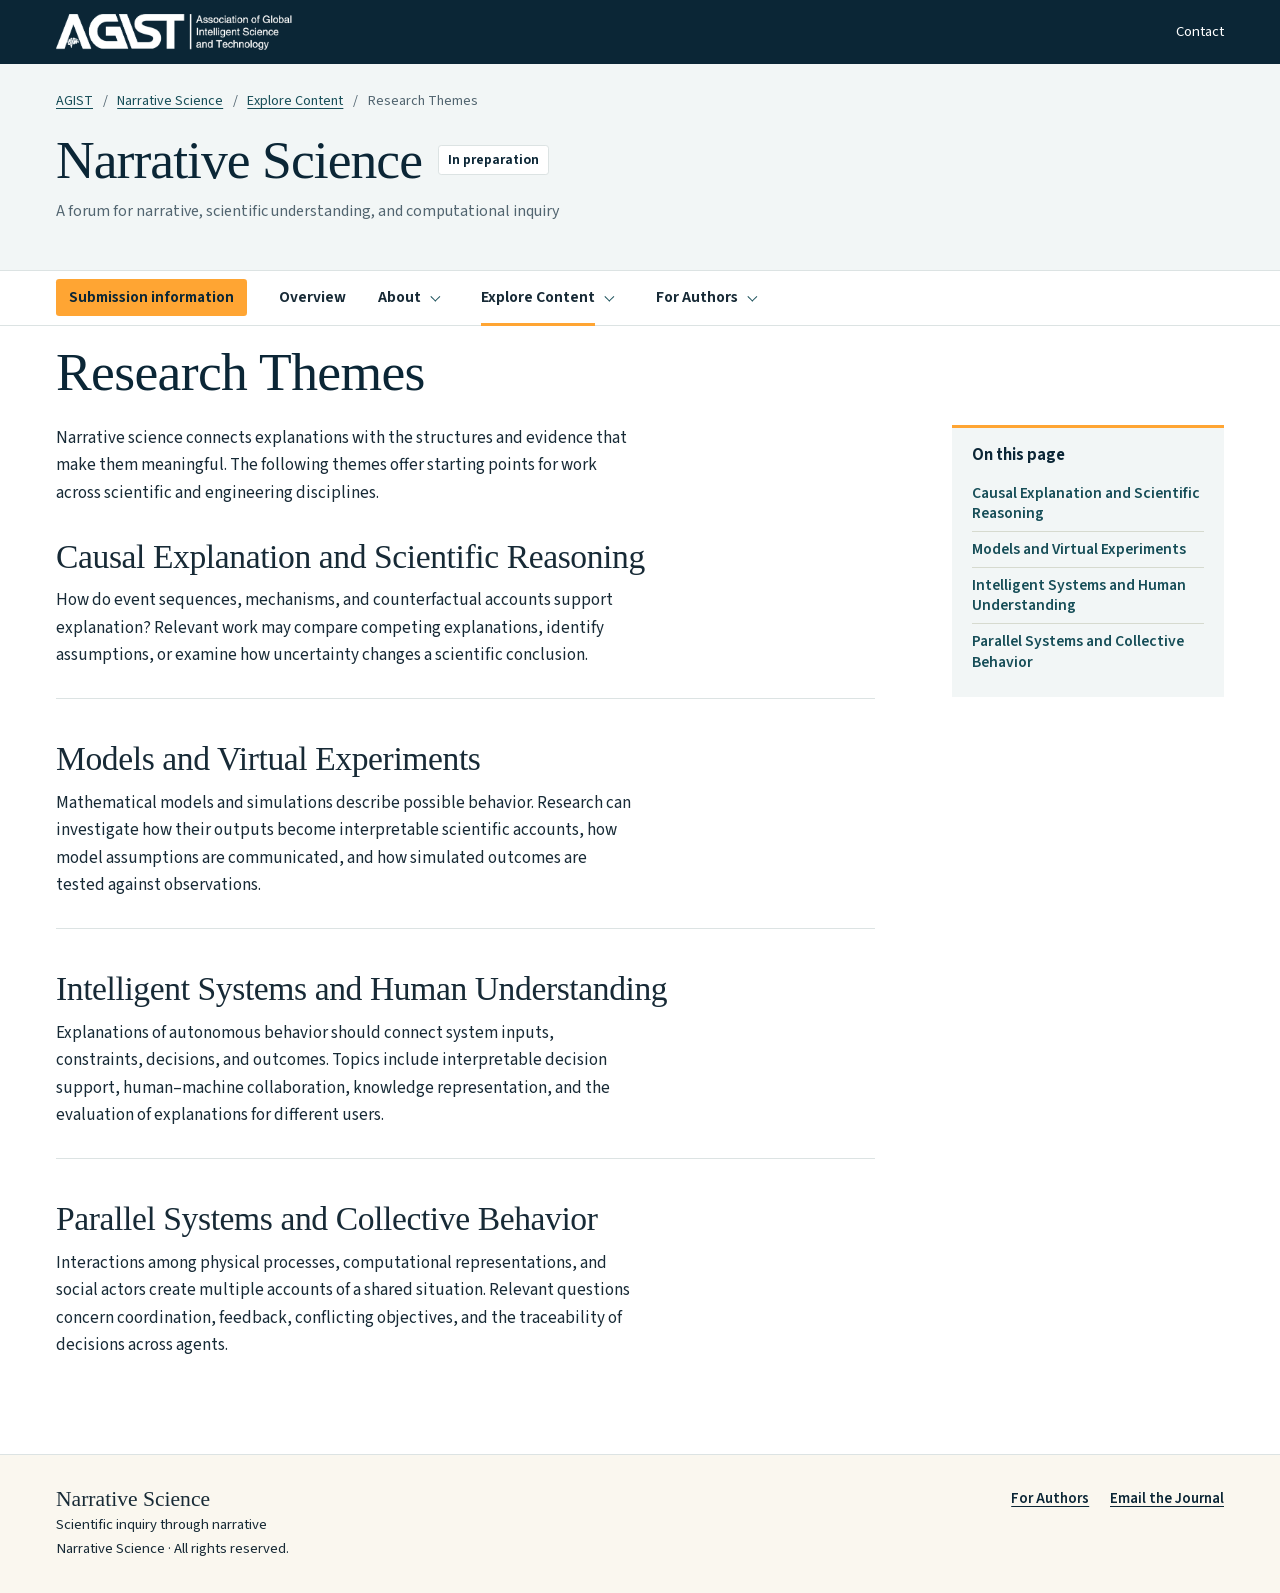
<file: research-themes/index.html>
<!doctype html>
<html lang="en">
<head>
  <meta charset="utf-8">
  <meta name="viewport" content="width=device-width, initial-scale=1">
  <title>Research Themes — Narrative Science</title>
  <meta name="description" content="Narrative science connects explanations with the structures and evidence that make them meaningful. The following themes offer starting points for work across scientific and engineering disciplines.">
  <link rel="canonical" href="https://agist.org/NarrativeScience/research-themes/">
  <link rel="icon" href="../assets/agist.ico">
  <link rel="stylesheet" href="../assets/site.css">
  <script defer src="../assets/site.js"></script>
</head>
<body>
<a class="skip-link" href="#main-content">Skip to content</a>
<header>
  <div class="site-top">
    <div class="shell">
      <a class="site-brand" href="https://agist.org/">
        <span class="brand-image"><img src="../assets/agist-logo.webp" alt="AGIST" width="1561" height="729"></span>
      </a>
      <a class="site-utility" href="../contact/">Contact</a>
    </div>
  </div>
  
<div class="journal-masthead">
  <div class="shell masthead-inner">
    
<nav class="breadcrumbs" aria-label="Breadcrumb">
  <ol><li><a href="https://agist.org/">AGIST</a></li><li><a href="../">Narrative Science</a></li><li><a href="../explore/">Explore Content</a></li><li aria-current="page">Research Themes</li></ol>
</nav>
    <div class="journal-heading">
      <a class="journal-name" href="../">Narrative Science</a>
      <span class="journal-status">In preparation</span>
    </div>
    <p class="journal-tagline">A forum for narrative, scientific understanding, and computational inquiry</p>
  </div>
</div>
  
<nav class="site-nav" aria-label="Journal navigation">
  <div class="shell nav-inner">
    <a class="nav-cta" href="../for-authors/">Submission information</a>
    <a href="../">Overview</a>
    
    <div class="nav-group">
      <a href="../about/">About</a>
      <details class="nav-menu">
        <summary><span class="visually-hidden">About menu</span></summary>
        <div class="nav-panel"><a href="../about/">About Narrative Science</a><a href="../about/#our-perspective">Our Perspective</a><a href="../about/#focus-and-scope">Focus and Scope</a><a href="../about/#article-types">Article Types</a><a href="../about/#editorial-principles">Editorial Principles</a></div>
      </details>
    </div>
    
    <div class="nav-group is-current">
      <a href="../explore/">Explore Content</a>
      <details class="nav-menu">
        <summary><span class="visually-hidden">Explore Content menu</span></summary>
        <div class="nav-panel"><a href="../research-themes/" aria-current="page">Research Themes</a><a href="../engineering-applications/">Engineering Applications</a><a href="../academic-resources/">Academic Resources</a></div>
      </details>
    </div>
    
    <div class="nav-group">
      <a href="../for-authors/">For Authors</a>
      <details class="nav-menu">
        <summary><span class="visually-hidden">For Authors menu</span></summary>
        <div class="nav-panel"><a href="../for-authors/#prepare-your-materials">Prepare Your Materials</a><a href="../contact/">Contact the Journal</a></div>
      </details>
    </div>
  </div>
</nav>
</header>

<main class="shell page-main" id="main-content" tabindex="-1">
  <h1 class="section-title page-title">Research Themes</h1>
  <div class="content-layout">
    <article class="page-content">
      <p>Narrative science connects explanations with the structures and evidence that make them meaningful. The following themes offer starting points for work across scientific and engineering disciplines.</p>
      <section class="content-section" id="causal-explanation-and-scientific-reasoning"><h2>Causal Explanation and Scientific Reasoning</h2><p>How do event sequences, mechanisms, and counterfactual accounts support explanation? Relevant work may compare competing explanations, identify assumptions, or examine how uncertainty changes a scientific conclusion.</p></section><section class="content-section" id="models-and-virtual-experiments"><h2>Models and Virtual Experiments</h2><p>Mathematical models and simulations describe possible behavior. Research can investigate how their outputs become interpretable scientific accounts, how model assumptions are communicated, and how simulated outcomes are tested against observations.</p></section><section class="content-section" id="intelligent-systems-and-human-understanding"><h2>Intelligent Systems and Human Understanding</h2><p>Explanations of autonomous behavior should connect system inputs, constraints, decisions, and outcomes. Topics include interpretable decision support, human–machine collaboration, knowledge representation, and the evaluation of explanations for different users.</p></section><section class="content-section" id="parallel-systems-and-collective-behavior"><h2>Parallel Systems and Collective Behavior</h2><p>Interactions among physical processes, computational representations, and social actors create multiple accounts of a shared situation. Relevant questions concern coordination, feedback, conflicting objectives, and the traceability of decisions across agents.</p></section>
    </article>
    
<aside class="page-sidebar">
  <nav class="on-this-page" aria-labelledby="contents-title">
    <h2 id="contents-title">On this page</h2>
    <ul><li><a href="#causal-explanation-and-scientific-reasoning">Causal Explanation and Scientific Reasoning</a></li><li><a href="#models-and-virtual-experiments">Models and Virtual Experiments</a></li><li><a href="#intelligent-systems-and-human-understanding">Intelligent Systems and Human Understanding</a></li><li><a href="#parallel-systems-and-collective-behavior">Parallel Systems and Collective Behavior</a></li></ul>
  </nav>
</aside>
  </div>
</main>
<footer class="site-footer">
  <div class="shell footer-inner">
    <div class="footer-identity"><strong>Narrative Science</strong><br>Scientific inquiry through narrative<br>Narrative Science · All rights reserved.<br></div>
    <div class="footer-links">
      <a href="../for-authors/">For Authors</a>
      <a href="mailto:narrativescience.official@gmail.com">Email the Journal</a>
    </div>
  </div>
</footer>
</body>
</html>
</file>
<file: assets/site.css>
@font-face {
  font-family: "Source Sans 3";
  font-style: normal;
  font-weight: 400 700;
  font-display: swap;
  src: url("fonts/source-sans-3.woff2") format("woff2");
}

:root {
  color-scheme: light;
  --ink: #172a36;
  --navy: #0b2636;
  --teal: #174e58;
  --muted: #526570;
  --amber: #ffa533;
  --ivory: #faf7ef;
  --tint: #f2f6f6;
  --white: #fff;
  --line: #dce3e3;
  --sans: "Source Sans 3", system-ui, sans-serif;
  --serif: Georgia, "Times New Roman", serif;
  --width: 73rem;
  --gutter: clamp(1.25rem, 4vw, 3.25rem);
}

*,
*::before,
*::after {
  box-sizing: border-box;
}

html {
  scroll-padding-block-start: 1.5rem;
}

body {
  margin: 0;
  color: var(--ink);
  background: var(--white);
  font: 400 1.0625rem/1.62 var(--sans);
}

h1,
h2,
h3,
h4,
p,
ul,
ol {
  margin-block-start: 0;
}

h1,
h2,
h3,
h4 {
  line-height: 1.16;
}

h1,
h2 {
  font-family: var(--serif);
  font-weight: 400;
  letter-spacing: -0.012em;
}

h3 {
  font-weight: 650;
}

a {
  color: var(--teal);
  text-decoration-thickness: .08em;
  text-underline-offset: .22em;
}

a:hover {
  text-decoration-thickness: .14em;
}

a:focus-visible,
button:focus-visible,
summary:focus-visible,
.browse-panel:focus-visible {
  outline: 2px solid currentColor;
  outline-offset: 4px;
}

:focus:not(:focus-visible) {
  outline: none;
}

.shell {
  width: min(var(--width), 100% - 2 * var(--gutter));
  margin-inline: auto;
}

.visually-hidden,
.skip-link:not(:focus) {
  position: absolute;
  width: 1px;
  height: 1px;
  padding: 0;
  overflow: hidden;
  clip-path: inset(50%);
  white-space: nowrap;
}

.skip-link:focus {
  position: absolute;
  z-index: 10;
  inset: .75rem auto auto .75rem;
  padding: .55rem .85rem;
  color: var(--navy);
  background: var(--ivory);
}

.site-top {
  color: var(--white);
  background: var(--navy);
}

.site-top .shell {
  display: flex;
  min-height: 4rem;
  align-items: center;
  justify-content: space-between;
  gap: 1rem;
}

.site-top a {
  color: inherit;
  text-decoration: none;
}

.site-top a:hover,
.site-top a[aria-current="page"] {
  text-decoration: underline;
}

.site-brand {
  display: block;
  flex: 0 1 14.75rem;
  min-width: 0;
}

.brand-image {
  position: relative;
  display: block;
  width: 100%;
  overflow: hidden;
  aspect-ratio: 6.4;
}

.brand-image img {
  position: absolute;
  inset: 50% auto auto 50%;
  display: block;
  width: 118%;
  max-width: none;
  height: auto;
  transform: translate(-49.4%, -50%);
}

.site-utility {
  flex: 0 0 auto;
  padding-block: .5rem;
  font-size: .92rem;
}

.journal-masthead {
  border-block-end: 1px solid var(--line);
  color: var(--navy);
  background: var(--tint);
}

.masthead-inner {
  padding-block: clamp(.9rem, 2.3vw, 1.75rem) clamp(1.5rem, 4vw, 3rem);
}

.masthead-inner .breadcrumbs {
  margin-block-end: clamp(.7rem, 2vw, 1.15rem);
}

.journal-heading {
  display: flex;
  flex-wrap: wrap;
  align-items: center;
  gap: .45rem 1rem;
}

.journal-status {
  padding: .2rem .55rem;
  border: 1px solid var(--line);
  border-radius: .2rem;
  color: var(--navy);
  background: var(--white);
  font-size: .85rem;
  font-weight: 650;
}

.journal-name {
  display: inline-block;
  margin: 0;
  color: inherit;
  font: 400 clamp(2rem, 4.4vw, 3.35rem)/1.12 var(--serif);
  letter-spacing: -.018em;
  text-decoration: none;
}

a.journal-name:hover {
  text-decoration: underline;
}

.journal-tagline {
  margin: .6rem 0 0;
  color: var(--muted);
  font-size: 1rem;
  line-height: 1.4;
}

.site-nav {
  position: relative;
  z-index: 3;
  border-block-end: 1px solid var(--line);
  background: var(--white);
}

.nav-inner {
  display: flex;
  align-items: stretch;
  gap: clamp(.65rem, 2.5vw, 2rem);
}

.nav-inner > a,
.nav-group > a {
  position: relative;
  display: flex;
  min-height: 3.35rem;
  align-items: center;
  color: var(--ink);
  font-size: .98rem;
  font-weight: 650;
  line-height: 1.24;
  text-decoration: none;
}

.nav-inner > a:hover,
.nav-group > a:hover {
  color: var(--teal);
}

.nav-inner > .nav-cta {
  min-height: 2.3rem;
  align-self: center;
  padding: .42rem .8rem;
  border-radius: .2rem;
  color: var(--navy);
  background: var(--amber);
  font-size: .95rem;
  white-space: nowrap;
}

.nav-inner > .nav-cta:hover {
  color: var(--navy);
  background: #f4b45d;
}

.nav-inner > a[aria-current="page"]:not(.nav-cta)::after,
.nav-group > a[aria-current="page"]::after,
.nav-group.is-current > a::after {
  position: absolute;
  inset: auto 0 -1px;
  height: 3px;
  background: var(--amber);
  content: "";
}

.nav-group {
  position: relative;
  display: flex;
  align-items: stretch;
}

.nav-menu {
  display: flex;
  align-items: stretch;
}

.nav-menu > summary {
  display: grid;
  min-width: 1.8rem;
  min-height: 100%;
  place-items: center;
  cursor: pointer;
  list-style: none;
}

.nav-menu > summary::-webkit-details-marker {
  display: none;
}

.nav-menu > summary::after {
  width: .42rem;
  height: .42rem;
  border: solid var(--teal);
  border-width: 0 1.5px 1.5px 0;
  content: "";
  transform: translateY(-.12rem) rotate(45deg);
}

.nav-menu[open] > summary::after {
  transform: translateY(.12rem) rotate(225deg);
}

.nav-panel {
  position: absolute;
  inset: 100% auto auto 0;
  z-index: 1;
  display: grid;
  width: max-content;
  min-width: 13rem;
  max-width: min(17rem, 100vw - 2 * var(--gutter));
  padding: .35rem;
  border: 1px solid var(--line);
  border-top: 2px solid var(--amber);
  background: var(--white);
  box-shadow: 0 .5rem 1.2rem #0b263619;
}

.nav-menu:not([open]) > .nav-panel {
  display: none;
}

.nav-group:last-child .nav-panel {
  inset-inline: auto 0;
}

.nav-panel a {
  display: block;
  padding: .55rem .7rem;
  color: var(--ink);
  font-size: .95rem;
  line-height: 1.35;
  text-decoration: none;
}

.nav-panel a:hover,
.nav-panel a[aria-current="page"] {
  color: var(--teal);
  background: var(--tint);
}

.home-main {
  padding-block: 1rem clamp(3rem, 6vw, 5.25rem);
}

.page-main {
  padding-block: 1rem clamp(3rem, 6vw, 5.25rem);
  min-height: 22rem;
}

.overview-layout,
.content-layout {
  display: grid;
  grid-template-columns: minmax(0, 1fr) minmax(13.5rem, 17rem);
  gap: clamp(2rem, 6vw, 5rem);
  align-items: start;
}

.overview-content,
.page-content {
  min-width: 0;
}

.overview-content > p,
.page-content p,
.page-content ul,
.page-content ol {
  max-width: 72ch;
}

.section-title {
  margin-block-end: .85rem;
  color: var(--navy);
  font-size: clamp(1.65rem, 3.15vw, 2.4rem);
}

.journal-overview > .section-title {
  padding-block-end: .6rem;
  border-block-end: 1px solid var(--line);
}

.overview-content > h3 {
  margin: 0 0 .45rem;
  color: var(--navy);
  font-size: 1.16rem;
}

.overview-content > p {
  margin-block-end: .75rem;
}

.overview-links {
  display: flex;
  flex-wrap: wrap;
  gap: .3rem 1.25rem;
  margin-block-start: .85rem;
}

.page-title {
  margin-block: 0 1.4rem;
  font-size: clamp(2rem, 4.65vw, 3.35rem);
  line-height: 1.13;
}

.page-content h2 {
  margin: 1.9rem 0 .65rem;
  font-size: clamp(1.45rem, 2.8vw, 2.1rem);
}

.page-content h3 {
  margin: 1.45rem 0 .4rem;
  font-size: 1.2rem;
}

.page-content .content-section:first-child > :first-child {
  margin-block-start: 0;
}

.content-section + .content-section {
  margin-block-start: 1.8rem;
  padding-block-start: .65rem;
  border-block-start: 1px solid var(--line);
}

.topics,
.page-content ul,
.page-content ol {
  padding-inline-start: 1.4rem;
}

.topics li,
.page-content li {
  margin-block-end: .35rem;
  padding-inline-start: .15rem;
}

.topics li::marker,
.page-content li::marker {
  color: var(--teal);
}

.breadcrumbs {
  display: flex;
  flex-wrap: wrap;
  gap: .35rem .6rem;
  margin-block-end: clamp(1rem, 2.8vw, 1.75rem);
  color: var(--muted);
  font-size: .88rem;
  line-height: 1.4;
}

.breadcrumbs :is(ol, ul) {
  display: flex;
  flex-wrap: wrap;
  gap: .35rem .6rem;
  margin: 0;
  padding: 0;
  list-style: none;
}

.breadcrumbs li + li::before {
  margin-inline-end: .6rem;
  color: var(--muted);
  content: "/";
}

.launch-statuses {
  display: flex;
  flex-wrap: wrap;
  gap: .4rem 1.45rem;
  margin: 1rem 0 0;
  padding-block-start: .65rem;
  border-block-start: 1px solid var(--line);
  font-size: .96rem;
}

.launch-statuses > div {
  display: flex;
  flex-wrap: wrap;
  gap: 0 .4rem;
}

.launch-statuses dt {
  font-weight: 650;
}

.launch-statuses dd {
  margin: 0;
  color: var(--muted);
}

.status-notice {
  margin-block-end: 1.5rem;
  padding: .85rem 1rem;
  border-inline-start: 3px solid var(--amber);
  background: var(--tint);
}

.page-content .status-notice h2 {
  margin: 0 0 .35rem;
  font-size: 1.3rem;
}

.status-notice p {
  margin: 0;
}

.journal-contact a {
  overflow-wrap: anywhere;
}

.quick-links,
.on-this-page {
  padding: 1.1rem 1.25rem;
  border-block-start: 3px solid var(--amber);
  background: var(--tint);
}

.quick-links > :is(h2, h3),
.on-this-page > :is(h2, h3) {
  margin: 0 0 .55rem;
  color: var(--navy);
  font: 650 1.05rem/1.3 var(--sans);
  letter-spacing: 0;
}

.quick-links :is(ul, ol),
.on-this-page :is(ul, ol),
.footer-links :is(ul, ol) {
  margin: 0;
  padding: 0;
  list-style: none;
}

.quick-links a,
.on-this-page a {
  display: block;
  padding-block: .45rem;
  font-size: .98rem;
  font-weight: 600;
  line-height: 1.3;
  text-decoration: none;
}

.quick-links a:hover,
.on-this-page a:hover {
  text-decoration: underline;
}

.quick-links li + li,
.quick-links > a + a,
.on-this-page li + li,
.on-this-page > a + a {
  border-block-start: 1px solid #d6dacf;
}

.page-sidebar {
  min-width: 0;
}

.page-sidebar > * + * {
  margin-block-start: 1.2rem;
}

.explore-section {
  margin-block-start: clamp(2.25rem, 5vw, 3.55rem);
}

.page-title + .explore-section {
  margin-block-start: 0;
}

.browse-tabs {
  display: flex;
  flex-wrap: wrap;
  align-items: stretch;
  column-gap: clamp(1rem, 3vw, 2rem);
  border-block-end: 1px solid var(--line);
}

.browse-tabs a {
  display: flex;
  align-items: center;
  padding-block: .6rem;
  border-block-end: 3px solid transparent;
  color: var(--muted);
  font-weight: 650;
  line-height: 1.25;
  text-decoration: none;
}

.browse-tabs a:hover {
  color: var(--navy);
}

.browse-tabs a[aria-selected="true"] {
  border-block-end-color: var(--amber);
  color: var(--navy);
}

.browse-panel {
  padding-block: .2rem 1rem;
}

.browse-panel[hidden],
.browse-panel-title[hidden] {
  display: none;
}

.browse-panel:not([role="tabpanel"]) {
  margin-block-start: 1.2rem;
}

.browse-panel-title {
  margin-block-end: .3rem;
  color: var(--navy);
  font-size: 1.25rem;
}

.browse-list {
  margin: 0;
  padding: 0;
  list-style: none;
}

.browse-item {
  padding-block: .8rem;
  border-block-end: 1px solid var(--line);
}

.browse-item :is(h3, h4) {
  margin: 0;
  font-size: 1.08rem;
  font-weight: 650;
  line-height: 1.32;
}

.browse-item :is(h3, h4) a {
  text-decoration: none;
}

.browse-item :is(h3, h4) a:hover {
  text-decoration: underline;
}

.browse-item p {
  max-width: 90ch;
  margin: .3rem 0 0;
  color: var(--muted);
  font-size: .98rem;
  line-height: 1.5;
}

.browse-more {
  display: table;
  margin: 1rem auto 0;
  font-size: .98rem;
  font-weight: 650;
}

.journal-statement {
  margin-block: 1.6rem 2rem;
  padding-block-start: 1rem;
  border-block-start: 1px solid var(--line);
}

.journal-statement h2 {
  margin-block-start: 0;
}

.resource {
  padding-block: .4rem .8rem;
  border-block-start: 1px solid var(--line);
}

.resource + .resource {
  margin-block-start: .55rem;
}

.site-footer {
  padding-block: 2rem;
  border-block-start: 1px solid var(--line);
  color: var(--ink);
  background: var(--ivory);
  font-size: .92rem;
}

.footer-inner {
  display: flex;
  flex-wrap: wrap;
  justify-content: space-between;
  align-items: start;
  gap: 1.2rem 2rem;
}

.footer-inner p {
  margin: 0;
}

.footer-inner strong {
  font-family: var(--serif);
  font-size: 1.35rem;
  font-weight: 400;
  line-height: 1.2;
}

.footer-links,
.footer-links :is(ul, ol) {
  display: flex;
  flex-wrap: wrap;
  gap: .45rem 1.3rem;
}

.footer-links a {
  color: var(--navy);
  font-weight: 600;
}

@media (max-width: 56rem) {
  .overview-layout,
  .content-layout {
    grid-template-columns: minmax(0, 1fr) minmax(11rem, 13.5rem);
    gap: 1.7rem;
  }
}

@media (max-width: 43rem) {
  .site-top .shell {
    min-height: 3.5rem;
  }

  .nav-inner {
    display: grid;
    grid-template-columns: repeat(4, minmax(0, 1fr));
    column-gap: .35rem;
  }

  .nav-inner > .nav-cta {
    grid-column: 1 / -1;
    justify-self: start;
    margin-block-start: .55rem;
  }

  .nav-inner > a,
  .nav-group > a {
    min-height: 2.65rem;
    font-size: .88rem;
  }

  .nav-group {
    position: static;
  }

  .nav-menu > summary {
    min-width: 1.5rem;
  }

  .nav-inner .nav-panel {
    inset-inline: var(--gutter);
    width: auto;
    min-width: 0;
    max-width: none;
  }
}

@media (max-width: 40rem) {
  .overview-layout,
  .content-layout {
    grid-template-columns: minmax(0, 1fr);
    gap: 1.35rem;
  }

  .browse-tabs {
    gap: 0 1rem;
  }

  .browse-tabs a {
    font-size: .94rem;
  }

  .page-content {
    overflow-wrap: anywhere;
  }
}

@media (max-width: 23rem) {
  .nav-inner {
    grid-template-columns: repeat(2, minmax(0, 1fr));
  }
}
</file>
